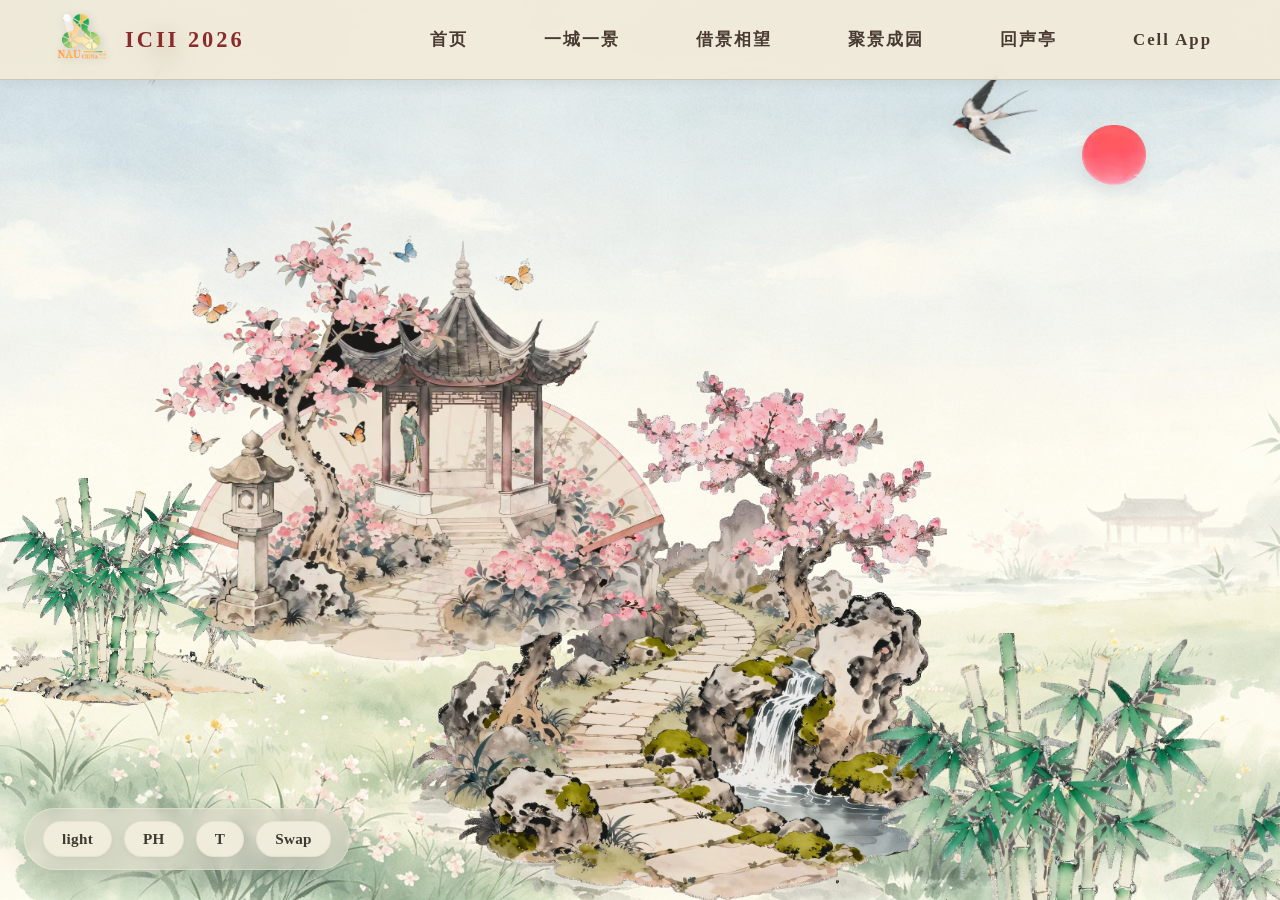
<file: cellapp.html>
<!DOCTYPE html>
<html lang="zh-CN">

<head>
    <meta charset="UTF-8" />
    <meta name="viewport" content="width=device-width, initial-scale=1.0, maximum-scale=1.0, user-scalable=yes" />
    <title>Cell App | 凝聚交互</title>
    <script src="https://cdnjs.cloudflare.com/ajax/libs/gsap/3.12.5/gsap.min.js"></script>
    <style>
        * {
            margin: 0;
            padding: 0;
            box-sizing: border-box;
        }

        body {
            width: 100%;
            height: 100vh;
            background-color: #fbfbfa;
            display: flex;
            align-items: center;
            justify-content: center;
            font-family: "Noto Serif SC", STSong, serif;
            overflow: hidden;
            position: relative;
        }

        .global-nav {
            position: fixed;
            top: 0;
            left: 0;
            width: 100vw;
            height: 80px;
            background: rgba(244, 236, 216, 0.85);
            backdrop-filter: blur(10px);
            border-bottom: 1px solid #d4c4b7;
            display: flex;
            align-items: center;
            justify-content: space-between;
            padding: 0 50px;
            box-sizing: border-box;
            z-index: 9999;
            box-shadow: 0 2px 15px rgba(0, 0, 0, 0.08);
            font-family: "Noto Serif SC", STSong, serif;
        }

        .nav-left {
            display: flex;
            align-items: center;
        }

        .logo-link {
            display: flex;
            align-items: center;
            text-decoration: none;
            gap: 15px;
            transition: transform 0.3s ease;
        }

        .logo-link:hover {
            transform: scale(1.02);
        }

        .nav-logo {
            height: 60px;
            width: auto;
            object-fit: contain;
            border-radius: 4px;
            filter: drop-shadow(2px 2px 4px rgba(0, 0, 0, 0.15));
        }

        .nav-brand {
            font-size: 1.4rem;
            font-weight: bold;
            color: #8b2b2b;
            letter-spacing: 3px;
        }

        .nav-right {
            display: flex;
            gap: 40px;
            align-items: center;
        }

        .nav-item {
            text-decoration: none;
            color: #4a3b32;
            font-size: 1.05rem;
            font-weight: bold;
            letter-spacing: 2px;
            transition: all 0.4s cubic-bezier(0.25, 0.8, 0.25, 1);
            position: relative;
            padding: 8px 18px;
            border-radius: 6px;
            overflow: hidden;
        }

        .nav-item:hover {
            color: #f9f6ef;
            background-color: #a84b4b;
            transform: scale(1.05);
        }

        .nav-petal {
            position: absolute;
            width: 6px;
            height: 6px;
            background: #ffcce5;
            border-radius: 10px 0 10px 0;
            pointer-events: none;
            z-index: 10;
        }

        .img {
            position: relative;
            width: 100vw;
            height: 100vh;
            max-width: 100%;
            max-height: 100%;
            overflow: hidden;
            transition: transform 0.8s cubic-bezier(0.34, 1.56, 0.64, 1), opacity 1.2s ease;
            transform-origin: center center;
            will-change: transform;
        }

        .img img {
            position: absolute;
            display: block;
            object-fit: contain;
            max-width: 100%;
            max-height: 100%;
            transition: filter 0.3s ease, transform 0.2s ease;
            pointer-events: none;
        }

        .img.hidden {
            opacity: 0;
            pointer-events: none;
        }

        .img.zoom-in {
            transform: scale(1.18) translateY(-3%);
        }

        .img.zoom-in .bg {
            filter: blur(5px) brightness(0.6) !important;
            transform: scale(1.3) !important;
            transition: filter 0.8s ease, transform 0.8s ease;
        }

        .img.zoom-in .ren,
        .img.zoom-in .hongri,
        .img.zoom-in .yanzi,
        .img.zoom-in .xiaoyanzi {
            filter: brightness(1.15) contrast(1.08) drop-shadow(0 8px 30px rgba(0, 0, 0, 0.2)) !important;
            transition: filter 0.8s ease;
        }

        .img.zoom-in .zhu,
        .img.zoom-in .zhuzi,
        .img.zoom-in .lu,
        .img.zoom-in .tingzi {
            filter: brightness(0.8) contrast(1.1) !important;
            transition: filter 0.8s ease;
        }

        .tingzi {
            width: 40%;
            left: 12%;
            bottom: 22%;
            z-index: 4;
            opacity: 0.9;
        }

        .zhu {
            width: 50%;
            right: -10%;
            bottom: -40%;
            z-index: 3;
        }

        .zhuzi {
            width: 30%;
            left: -5%;
            bottom: 5%;
            z-index: 2;
        }

        .lu {
            width: 42%;
            left: 32%;
            bottom: 0%;
            z-index: 1;
        }

        .yanzi {
            width: 7%;
            right: 18%;
            top: 8%;
            z-index: 6;
            opacity: 1;
            transform: rotate(4deg);
            filter: drop-shadow(0 6px 10px rgba(0, 0, 0, 0.08));
        }

        .xiaoyanzi {
            width: 5%;
            left: 10%;
            top: 5%;
            z-index: 5;
            opacity: 0.8;
            transform: rotate(-6deg);
            filter: drop-shadow(0 4px 8px rgba(0, 0, 0, 0.06));
        }

        .ren {
            width: 5%;
            left: 30%;
            top: 44%;
            z-index: 5;
            opacity: 1;
            filter: drop-shadow(0 4px 8px rgba(0, 0, 0, 0.06));
        }

        .hongri {
            width: 5%;
            right: 10%;
            top: 14%;
            z-index: 1;
            opacity: 1;
            display: block;
            filter: drop-shadow(0 4px 8px rgba(0, 0, 0, 0.06));
        }

        .button-group {
            position: fixed;
            left: 24px;
            bottom: 30px;
            z-index: 999;
            display: flex;
            gap: 12px;
            flex-wrap: wrap;
            background: rgba(220, 215, 200, 0.55);
            backdrop-filter: blur(6px);
            -webkit-backdrop-filter: blur(6px);
            padding: 12px 18px;
            border-radius: 60px;
            box-shadow: 0 8px 24px rgba(0, 0, 0, 0.12);
            border: 1px solid rgba(255, 247, 230, 0.3);
            transition: background 0.2s;
        }

        .button-group button {
            background: rgba(245, 240, 225, 0.85);
            border: none;
            padding: 8px 18px;
            border-radius: 40px;
            font-size: 0.95rem;
            font-weight: bold;
            color: #3d3a30;
            letter-spacing: 0.3px;
            cursor: pointer;
            backdrop-filter: blur(2px);
            box-shadow: 0 2px 6px rgba(0, 0, 0, 0.04);
            transition: all 0.2s ease;
            border: 1px solid rgba(200, 185, 160, 0.2);
            font-family: "Noto Serif SC", STSong, serif;
        }

        .button-group button:hover {
            background: rgba(250, 245, 235, 0.95);
            transform: translateY(-2px);
            box-shadow: 0 6px 14px rgba(0, 0, 0, 0.08);
            border-color: rgba(180, 160, 130, 0.4);
        }

        .button-group button:active {
            transform: translateY(0px);
            box-shadow: 0 2px 4px rgba(0, 0, 0, 0.06);
        }

        body.dark {
            filter: brightness(0.45) contrast(1.15);
        }

        body.dark .button-group {
            filter: brightness(1.3) contrast(1.2);
        }

        .light-popup {
            position: fixed;
            top: 50%;
            left: 50%;
            transform: translate(-50%, -50%);
            z-index: 9999;
            background: rgba(255, 255, 255, 0.15);
            backdrop-filter: blur(12px);
            -webkit-backdrop-filter: blur(12px);
            border: 1px solid rgba(255, 255, 255, 0.25);
            border-radius: 20px;
            padding: 40px 60px;
            opacity: 0;
            pointer-events: none;
            transition: opacity 0.6s ease, transform 0.6s ease;
            box-shadow: 0 20px 60px rgba(0, 0, 0, 0.2);
        }

        .light-popup.show {
            opacity: 1;
            pointer-events: auto;
            transform: translate(-50%, -50%) scale(1);
            animation: popupGlow 3s ease-in-out infinite;
        }

        .light-popup.hide {
            opacity: 0;
            transform: translate(-50%, -50%) scale(0.9);
        }

        .light-popup .popup-text {
            font-size: 2.5rem;
            font-weight: bold;
            color: rgba(255, 255, 255, 0.9);
            text-shadow: 0 2px 20px rgba(0, 0, 0, 0.3);
            letter-spacing: 8px;
            text-align: center;
            font-family: "Noto Serif SC", STSong, serif;
        }

        .light-popup .popup-sub {
            font-size: 0.9rem;
            color: rgba(255, 255, 255, 0.5);
            text-align: center;
            margin-top: 12px;
            letter-spacing: 4px;
            font-weight: 300;
        }

        @keyframes popupGlow {
            0% {
                box-shadow: 0 20px 60px rgba(255, 255, 255, 0.05);
            }

            50% {
                box-shadow: 0 20px 80px rgba(255, 255, 255, 0.15);
            }

            100% {
                box-shadow: 0 20px 60px rgba(255, 255, 255, 0.05);
            }
        }

        .dialog-box {
            position: fixed;
            z-index: 1000;
            background: rgba(255, 255, 255, 0.92);
            backdrop-filter: blur(10px);
            -webkit-backdrop-filter: blur(10px);
            border-radius: 16px;
            padding: 18px 24px;
            max-width: 280px;
            box-shadow: 0 8px 32px rgba(0, 0, 0, 0.15);
            border: 1px solid rgba(255, 255, 255, 0.3);
            opacity: 0;
            transform: scale(0.8) translateY(10px);
            transition: opacity 0.5s ease, transform 0.5s ease;
            pointer-events: none;
        }

        .dialog-box.show {
            opacity: 1;
            transform: scale(1) translateY(0);
            pointer-events: auto;
        }

        .dialog-box .dialog-text {
            font-size: 15px;
            line-height: 1.6;
            color: #2c2c2c;
            font-weight: bold;
            letter-spacing: 0.5px;
            font-family: "Noto Serif SC", STSong, serif;
        }

        .dialog-box .dialog-text .highlight {
            color: #c0392b;
            font-weight: bold;
        }

        .dialog-box::after {
            content: '';
            position: absolute;
            bottom: -10px;
            left: 30px;
            width: 0;
            height: 0;
            border-left: 8px solid transparent;
            border-right: 8px solid transparent;
            border-top: 12px solid rgba(255, 255, 255, 0.92);
        }

        #dialogBox2 .dialog-text .highlight {
            color: #2980b9;
        }

        .img2 {
            position: fixed;
            top: 0;
            left: 0;
            width: 100vw;
            height: 100vh;
            z-index: 10;
            opacity: 0;
            pointer-events: none;
            transition: opacity 1.2s ease;
        }

        .img2.active {
            opacity: 1;
            pointer-events: auto;
        }

        .img2 img {
            position: absolute;
            display: block;
            object-fit: contain;
            max-width: 100%;
            max-height: 100%;
            pointer-events: none;
        }

        .img2 .xuedi {
            width: 100%;
            height: 100%;
            object-fit: cover;
            z-index: 0;
        }

        .img2 .ren2 {
            width: 20%;
            right: 30%;
            top: 44%;
            z-index: 5;
            opacity: 1;
            filter: drop-shadow(0 4px 8px rgba(0, 0, 0, 0.06));
        }

        .img2 .tstingzi {
            width: 40%;
            left: 12%;
            bottom: 22%;
            z-index: 4;
            opacity: 0.9;
            transform-origin: bottom center !important;
            animation: tstingziSway 3s ease-in-out infinite;
        }

        @keyframes tstingziSway {
            0% {
                transform: rotate(-1deg);
            }

            50% {
                transform: rotate(1deg);
            }

            100% {
                transform: rotate(-1deg);
            }
        }
    </style>
</head>

<body>
    <nav class="global-nav">
        <div class="nav-left">
            <a href="index.html" class="logo-link">
                <img src="images/纵向-亮色背景.png" alt="Team Logo" class="nav-logo">
                <span class="nav-brand">ICII 2026</span>
            </a>
        </div>
        <div class="nav-right">
            <a href="index.html" class="nav-item">首页</a>
            <a href="garden-atlas.html" class="nav-item">一城一景</a>
            <a href="framed-views.html" class="nav-item">借景相望</a>
            <a href="condensation-workshop.html" class="nav-item">聚景成园</a>
            <a href="echo-pavilion.html" class="nav-item">回声亭</a>
            <a href="cellapp.html" class="nav-item">Cell App</a>
        </div>
    </nav>

    <div class="img" id="mainScene">
        <img src="images/bg2.png" alt="背景" class="bg" style="width:100%; height:100%; object-fit:cover; z-index:0;" />
        <img src="images/亭子.png" alt="亭台" class="tingzi" />
        <img src="images/竹.png" alt="修竹" class="zhu" />
        <img src="images/竹.png" alt="丛竹" class="zhuzi" />
        <img src="images/路.png" alt="小径" class="lu" />
        <img src="images/燕子.png" alt="飞燕" class="yanzi" />
        <img src="images/小燕子.png" alt="小燕子" class="xiaoyanzi" />
        <img src="images/人.png" alt="人" class="ren" />
        <img src="images/红日.png" alt="红日" class="hongri" />
    </div>

    <div class="button-group">
        <button class="button1">light</button>
        <button class="button2">PH</button>
        <button class="button3">T</button>
        <button class="button4">Swap</button>
    </div>

    <div class="light-popup" id="lightPopup">
        <div class="popup-text">光控可逆凝聚</div>
        <div class="popup-sub">光 控 可 逆 凝 聚</div>
    </div>
    <div class="dialog-box" id="dialogBox">
        <div class="dialog-text">页面景观发生动态变化，<span class="highlight">解释温度响应</span></div>
    </div>

    <div class="img2" id="scene2">
        <img src="images/雪地.jpg" alt="" class="xuedi" />
        <img src="images/人.png" alt="" class="ren2" />
        <img src="images/桃树.png" alt="" class="tstingzi" />
    </div>
    <div class="dialog-box" id="dialogBox2">
        <div class="dialog-text">雪景中的<span class="highlight">温度响应</span></div>
    </div>

    <script>
        const globalNavItems = gsap.utils.toArray('.nav-item');
        function createGlobalNavPetal(parent) {
            const petal = document.createElement('div');
            petal.classList.add('nav-petal');
            parent.appendChild(petal);
            const startX = Math.random() * parent.offsetWidth;
            const startY = -10;
            gsap.set(petal, { x: startX, y: startY, rotation: Math.random() * 360, scale: Math.random() * 0.5 + 0.5 });
            gsap.to(petal, {
                y: parent.offsetHeight + 10, x: startX + (Math.random() * 20 - 10),
                rotation: "+=" + (Math.random() * 200 - 100), opacity: 0,
                duration: 0.5 + Math.random() * 0.4, ease: "power1.in",
                onComplete: () => petal.remove()
            });
        }
        globalNavItems.forEach(item => {
            item.addEventListener('mouseenter', () => {
                for (let j = 0; j < 6; j++) { setTimeout(() => { createGlobalNavPetal(item); }, j * 60); }
            });
        });

        document.addEventListener('DOMContentLoaded', function () {
            const mainScene = document.getElementById('mainScene');
            const hongri = document.querySelector('.hongri');
            const yanzi = document.querySelector('.yanzi');
            const bodyEl = document.body;

            function initPos(el) {
                if (!el) return { l: 0, t: 0 };
                const r = el.getBoundingClientRect(); const pr = mainScene.getBoundingClientRect();
                const l = ((r.left - pr.left) / pr.width) * 100; const t = ((r.top - pr.top) / pr.height) * 100;
                el.style.left = l + '%'; el.style.top = t + '%'; el.style.right = 'auto';
                return { l, t };
            }
            const hp = initPos(hongri), yp = initPos(yanzi);
            let hpP = 0, ypP = 0;
            gsap.ticker.add(() => {
                hpP += 0.00015;
                if (hpP > 1) { hpP = 0; gsap.set(hongri, { left: hp.l + '%', top: hp.t + '%' }); hpP = 0.0001; }
                gsap.set(hongri, { left: (hp.l - hpP * 90) + '%', top: (hp.t - Math.sin(hpP * Math.PI) * 8) + '%' });
                ypP += 0.00025;
                if (ypP > 1) { ypP = 0; gsap.set(yanzi, { left: yp.l + '%', top: yp.t + '%' }); ypP = 0.001; }
                gsap.set(yanzi, { left: (yp.l - ypP * 80) + '%' });
            });

            const zhu = document.querySelector('.zhu'), zhuzi = document.querySelector('.zhuzi');
            [zhu, zhuzi].forEach(el => { if (el) { el.style.transformOrigin = 'bottom center'; gsap.to(el, { rotation: el === zhu ? 3 : 2.5, duration: el === zhu ? 3 : 2, ease: "sine.inOut", yoyo: !0, repeat: -1 }); } });

            const xiaoyanzi = document.querySelector('.xiaoyanzi');
            if (xiaoyanzi) {
                xiaoyanzi.style.transformOrigin = 'center center';
                gsap.to(xiaoyanzi, { y: -20, duration: 1.5, ease: "sine.inOut", yoyo: !0, repeat: -1 });
                gsap.to(xiaoyanzi, { rotation: 3, duration: 3, ease: "sine.inOut", yoyo: !0, repeat: -1 });
                gsap.to(xiaoyanzi, { scaleX: 0.5, duration: 0.8, ease: "sine.inOut", yoyo: !0, repeat: -1 });
            }

            const lightBtn = document.querySelector('.button1'), popup = document.getElementById('lightPopup');
            let popupTimer = null;
            lightBtn && popup && lightBtn.addEventListener('click', function () {
                bodyEl.classList.toggle('dark');
                if (hongri.style.display === 'none') { hongri.style.display = 'block'; hongri.style.opacity = '1'; } else { gsap.to(hongri, { opacity: 0, duration: .3, onComplete: () => { hongri.style.display = 'none'; } }); }
                popup.classList.remove('hide'); popup.classList.add('show');
                clearTimeout(popupTimer);
                popupTimer = setTimeout(() => { popup.classList.remove('show'); popup.classList.add('hide'); setTimeout(() => popup.classList.remove('hide'), 600); }, 2000);
            });

            const phBtn = document.querySelector('.button2'), ren = document.querySelector('.ren'), dBox = document.getElementById('dialogBox'), dText = dBox ? dBox.querySelector('.dialog-text') : null;
            let isZoomed = false, isAtTarget = false, dTimer = null, typeTimer = null;
            function zoomIn(cb) { if (isZoomed) return cb && cb(); gsap.to(mainScene, { scale: 1.15, duration: 1, ease: "power2.inOut", transformOrigin: "center center", onComplete: () => { isZoomed = !0; cb && cb(); } }); }
            function zoomOut(cb) { if (!isZoomed) return cb && cb(); gsap.to(mainScene, { scale: 1, duration: .8, ease: "power2.inOut", transformOrigin: "center center", onComplete: () => { isZoomed = !1; cb && cb(); } }); }

            function typeWriter(text, cb) {
                dText.innerHTML = ''; dBox.classList.add('show'); let idx = 0, chars = text.split('');
                function nxt() {
                    if (idx < chars.length) {
                        if (chars[idx] === '<') { let tag = ''; while (idx < chars.length && chars[idx] !== '>') { tag += chars[idx]; idx++; } tag += chars[idx]; idx++; dText.innerHTML += tag; typeTimer = setTimeout(nxt, 30); } else { dText.innerHTML += chars[idx]; idx++; typeTimer = setTimeout(nxt, 30 + Math.random() * 20); }
                    } else cb && cb();
                } nxt();
            }
            function updateDBoxPos() {
                const r = ren.getBoundingClientRect(); let l = r.left + r.width + 20, t = r.top - 20;
                if (l + 320 > window.innerWidth) l = r.left - 320 - 20; if (t + 100 > window.innerHeight) t = r.top - 100 + 40;
                if (t < 10) t = 10; if (l < 10) l = 10; dBox.style.left = l + 'px'; dBox.style.top = t + 'px';
            }
            phBtn && ren && dBox && dText && phBtn.addEventListener('click', function () {
                clearTimeout(dTimer); clearTimeout(typeTimer); dBox.classList.remove('show'); dText.innerHTML = '';
                if (isZoomed) zoomOut();
                const r = ren.getBoundingClientRect(), pr = mainScene.getBoundingClientRect();
                const cx = ((r.left - pr.left) / pr.width) * 100, cy = ((r.top - pr.top) / pr.height) * 100;
                const pts = [{ x: cx, y: cy }, { x: cx - 1, y: cy + 3 }, { x: cx - 2, y: cy + 5 }, { x: cx, y: cy + 6 }, { x: cx + 6, y: cy + 8 }];
                ren.style.transformOrigin = 'center center';
                const tl = gsap.timeline({
                    onComplete: () => {
                        isAtTarget = !isAtTarget;
                        setTimeout(() => { zoomIn(() => { setTimeout(() => { updateDBoxPos(); typeWriter('页面景观发生动态变化，<span class="highlight">解释温度响应</span>', () => { dTimer = setTimeout(() => { dBox.classList.remove('show'); setTimeout(zoomOut, 300); dTimer = null; }, 5000); }); }, 200); }); }, 300);
                    }
                });
                tl.to(ren, { duration: 2, ease: "power2.inOut", keyframes: [{ left: pts[0].x + '%', top: pts[0].y + '%', scale: 1, duration: 0 }, { left: pts[1].x + '%', top: pts[1].y + '%', scale: 1.3, duration: .5 }, { left: pts[2].x + '%', top: pts[2].y + '%', scale: 1.6, duration: .5 }, { left: pts[3].x + '%', top: pts[3].y + '%', scale: 1.9, duration: .5 }, { left: pts[4].x + '%', top: pts[4].y + '%', scale: 2.2, duration: .5 }] });
                tl.to(ren, { rotation: 4, duration: .3, ease: "sine.inOut", yoyo: !0, repeat: 4 }, 0);
            });

            const tBtn = document.querySelector('.button3'), scene2 = document.getElementById('scene2'), dBox2 = document.getElementById('dialogBox2'), dText2 = dBox2 ? dBox2.querySelector('.dialog-text') : null;
            let isSceneSwitched = !1, tstingziAnim = null, dTimer2 = null, typeTimer2 = null;
            function typeWriter2(text, cb) {
                if (!dText2) return; dText2.innerHTML = ''; dBox2.classList.add('show'); let idx = 0, chars = text.split('');
                function nxt() {
                    if (idx < chars.length) {
                        if (chars[idx] === '<') { let tag = ''; while (idx < chars.length && chars[idx] !== '>') { tag += chars[idx]; idx++; } tag += chars[idx]; idx++; dText2.innerHTML += tag; typeTimer2 = setTimeout(nxt, 30); } else { dText2.innerHTML += chars[idx]; idx++; typeTimer2 = setTimeout(nxt, 30 + Math.random() * 20); }
                    } else cb && cb();
                } nxt();
            }
            function updateDBox2Pos() {
                const r2 = document.querySelector('.ren2'); if (!r2) return;
                const r = r2.getBoundingClientRect(); let l = r.left + r.width + 20, t = r.top - 20;
                if (l + 320 > window.innerWidth) l = r.left - 320 - 20; if (t + 100 > window.innerHeight) t = r.top - 100 + 40;
                if (t < 10) t = 10; if (l < 10) l = 10; dBox2.style.left = l + 'px'; dBox2.style.top = t + 'px';
            }
            tBtn && tBtn.addEventListener('click', function () {
                if (!isSceneSwitched) {
                    dBox.classList.remove('show'); mainScene.classList.add('hidden');
                    setTimeout(() => {
                        scene2.classList.add('active'); const ts = document.querySelector('.tstingzi');
                        if (ts) { ts.style.transformOrigin = 'bottom center'; if (tstingziAnim) tstingziAnim.kill(); tstingziAnim = gsap.to(ts, { rotation: 2.5, duration: 3, ease: "sine.inOut", yoyo: !0, repeat: -1 }); }
                        setTimeout(() => { updateDBox2Pos(); typeWriter2('雪景中的<span class="highlight">温度响应</span>', () => { dTimer2 = setTimeout(() => { dBox2.classList.remove('show'); dTimer2 = null; }, 5000); }); }, 500);
                    }, 200); isSceneSwitched = !0;
                } else {
                    dBox2.classList.remove('show'); clearTimeout(typeTimer2); clearTimeout(dTimer2); scene2.classList.remove('active');
                    if (tstingziAnim) { tstingziAnim.kill(); tstingziAnim = null; gsap.set(document.querySelector('.tstingzi'), { rotation: 0 }); }
                    setTimeout(() => { mainScene.classList.remove('hidden'); }, 200); isSceneSwitched = !1;
                }
            });

            const swapBtn = document.querySelector('.button4');
            let isSwapped = !1, isAnimating = !1, swapDialogTimer = null;
            const centerDialog = document.createElement('div'); centerDialog.id = 'centerDialog';
            Object.assign(centerDialog.style, { position: 'fixed', top: '50%', left: '50%', transform: 'translate(-50%,-50%) scale(0.8)', zIndex: '10000', background: 'rgba(255,255,255,0.92)', backdropFilter: 'blur(12px)', borderRadius: '10px', padding: '30px 50px', boxShadow: '0 20px 60px rgba(0,0,0,0.2)', border: '1px solid rgba(255,255,255,0.3)', opacity: '0', pointerEvents: 'none', transition: 'all 0.6s cubic-bezier(0.34, 1.56, 0.64, 1)', maxWidth: '400px', textAlign: 'center' });
            centerDialog.innerHTML = `<div style="font-size:16px;font-weight:300;color:#2c2c2c;letter-spacing:2px;margin-bottom:8px;">道路已更换</div><div style="font-size:10px;color:#888;letter-spacing:1px;font-weight:300;">景观发生动态变化</div>`;
            document.body.appendChild(centerDialog);
            function showCenterDialog() {
                clearTimeout(swapDialogTimer); centerDialog.style.opacity = '1'; centerDialog.style.transform = 'translate(-50%,-50%) scale(1)'; centerDialog.style.pointerEvents = 'auto';
                swapDialogTimer = setTimeout(() => { centerDialog.style.opacity = '0'; centerDialog.style.transform = 'translate(-50%,-50%) scale(0.8)'; centerDialog.style.pointerEvents = 'none'; swapDialogTimer = null; }, 2500);
            }
            swapBtn && swapBtn.addEventListener('click', function () {
                if (isAnimating) return; isAnimating = !0; const lu = document.querySelector('.lu'); if (!lu) { isAnimating = !1; return; }
                const newSrc = !isSwapped ? 'images/路2.png' : 'images/路.png'; const clone = lu.cloneNode(!0); clone.src = newSrc;
                clone.style.cssText = `position:absolute; top:${lu.style.top || '25%'}; left:${lu.style.left || '35%'}; width:${lu.style.width || '40%'}; height:auto; opacity:1; z-index:${lu.style.zIndex || '1'}; pointer-events:none;`;
                lu.parentElement.insertBefore(clone, lu);
                const tl = gsap.timeline({ onComplete: () => { lu.remove(); clone.className = lu.className; clone.style.clipPath = 'none'; clone.style.position = 'absolute'; clone.style.pointerEvents = 'none'; isSwapped = !isSwapped; isAnimating = !1; setTimeout(showCenterDialog, 300); } });
                tl.to(lu, { clipPath: 'inset(0 100% 0 0)', duration: .8, ease: "power2.inOut" });
            });

            window.addEventListener('resize', () => { if (dBox && dBox.classList.contains('show')) updateDBoxPos(); });
        });
    </script>
</body>

</html>
</file>
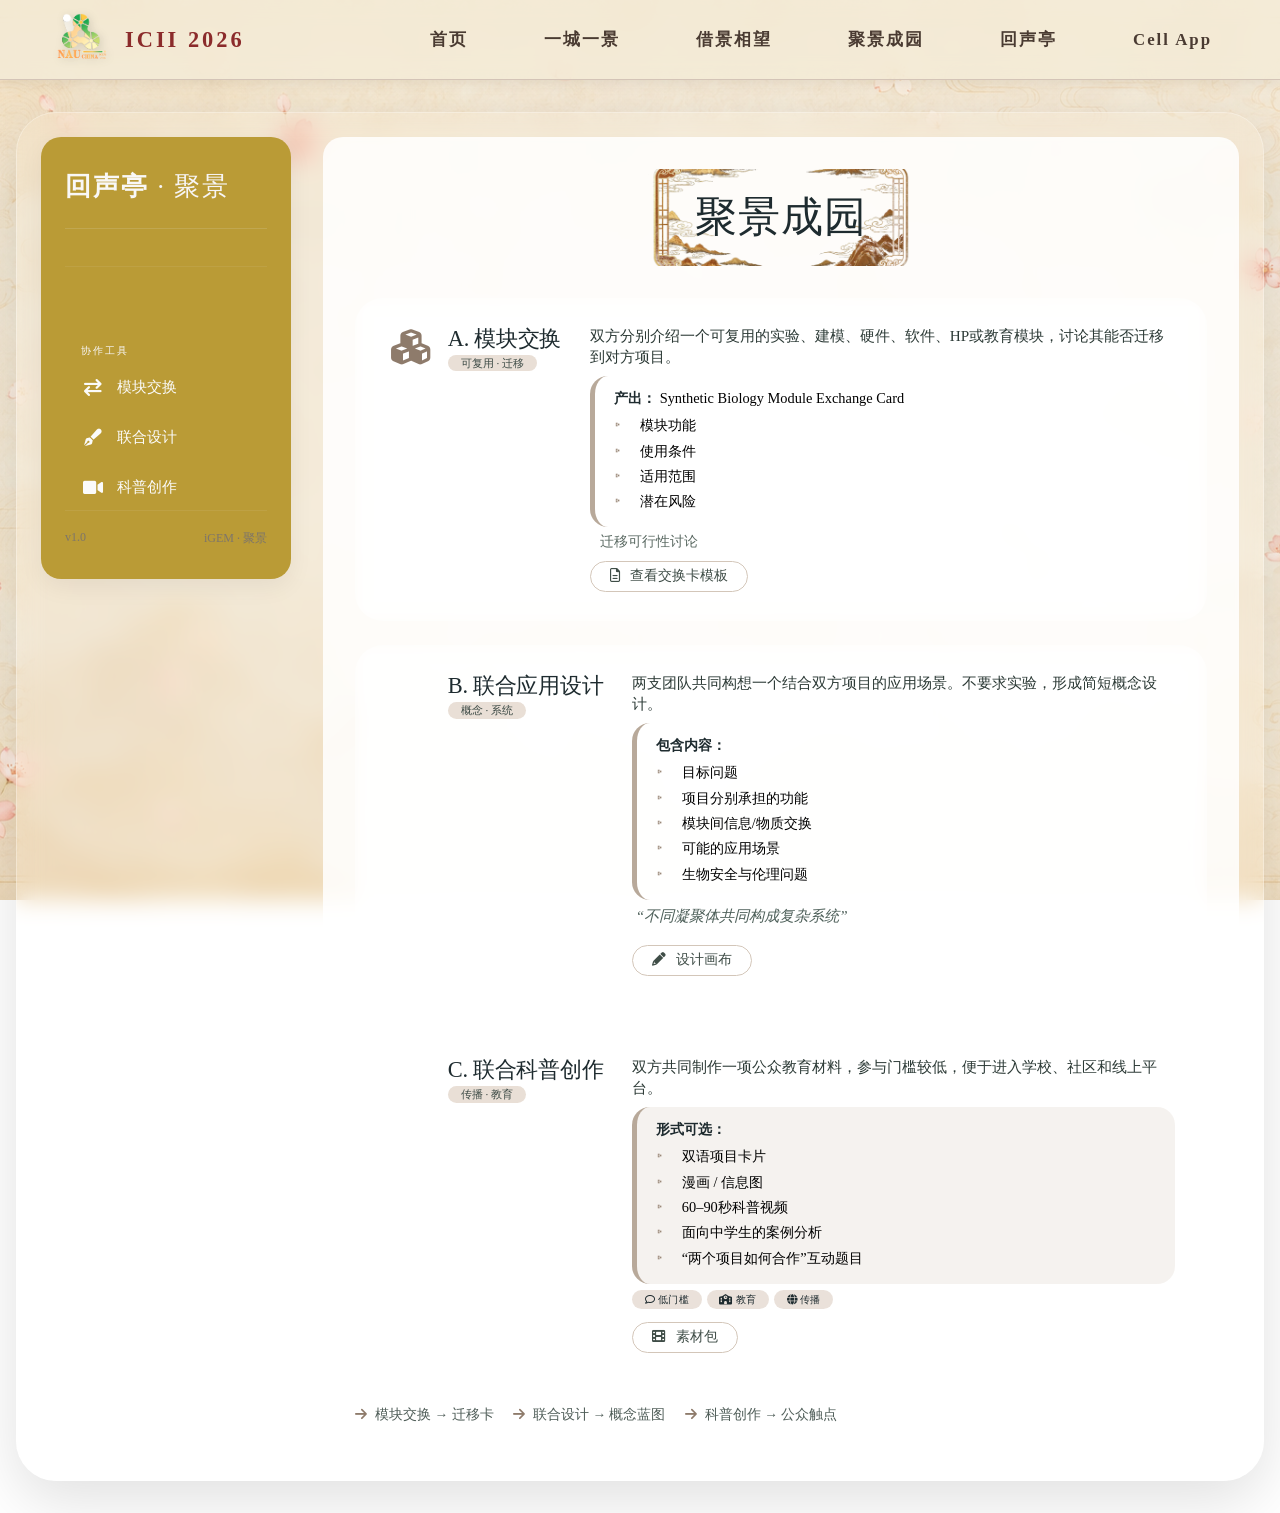
<file: condensation-workshop.html>
<!DOCTYPE html>
<html lang="zh-CN">

<head>
    <meta charset="UTF-8" />
    <meta name="viewport" content="width=device-width, initial-scale=1.0" />
    <title>聚景成园 | Condensation Workshop</title>
    <link rel="stylesheet" href="https://cdnjs.cloudflare.com/ajax/libs/font-awesome/6.0.0-beta3/css/all.min.css" />
    <script src="https://cdnjs.cloudflare.com/ajax/libs/gsap/3.12.2/gsap.min.js"></script>
    <style>
        :root {
            --color-bg: #1e2b2f;
            --color-text: #1e2b2f;
            --color-text-light: #4f5d58;
            --color-text-muted: #5b6a63;
            --color-accent: #b8a99a;
            --color-accent-light: #d3c6b9;
            --color-accent-bg: #e9dfd6;
            --color-sidebar: #ba9b36;
            --color-sidebar-text: #f7f5f4;
            --color-sidebar-text-muted: #7d756b;
            --color-card-bg: rgba(255, 255, 255, 0.85);
            --color-glass: rgba(255, 255, 255, 0.3);
            --color-glass-light: rgba(255, 255, 255, 0.5);
            --color-shadow: rgba(0, 0, 0, 0.12);
            --color-shadow-light: rgba(0, 0, 0, 0.06);
            --spacing-xs: 0.25rem;
            --spacing-sm: 0.5rem;
            --spacing-md: 1rem;
            --spacing-lg: 1.5rem;
            --spacing-xl: 2rem;
            --spacing-2xl: 3rem;
            --radius-sm: 8px;
            --radius-md: 20px;
            --radius-lg: 28px;
            --radius-xl: 40px;
            --radius-full: 40px;
            --font-family: "Noto Serif SC", STSong, serif;
            --font-weight-light: 300;
            --font-weight-regular: 450;
            --font-weight-medium: 500;
            --font-weight-semibold: 600;
            --transition-fast: 0.2s;
            --transition-smooth: 0.25s;
            --blur-sm: 4px;
            --blur-md: 8px;
            --blur-lg: 12px;
        }

        * {
            margin: 0;
            padding: 0;
            box-sizing: border-box;
        }

        html {
            scroll-behavior: smooth;
        }

        body {
            min-height: 100vh;
            background: url(images/bg3.png) no-repeat center center fixed;
            background-size: cover;
            font-family: var(--font-family);
            padding: calc(80px + var(--spacing-xl)) var(--spacing-md) var(--spacing-xl);
            display: flex;
            justify-content: center;
            align-items: flex-start;
            overflow-x: hidden;
        }

        .global-nav {
            position: fixed;
            top: 0;
            left: 0;
            width: 100vw;
            height: 80px;
            background: rgba(244, 236, 216, 0.85);
            backdrop-filter: blur(10px);
            border-bottom: 1px solid #d4c4b7;
            display: flex;
            align-items: center;
            justify-content: space-between;
            padding: 0 50px;
            box-sizing: border-box;
            z-index: 9999;
            box-shadow: 0 2px 15px rgba(0, 0, 0, 0.08);
            font-family: "Noto Serif SC", STSong, serif;
        }

        .nav-left {
            display: flex;
            align-items: center;
        }

        .logo-link {
            display: flex;
            align-items: center;
            text-decoration: none;
            gap: 15px;
            transition: transform 0.3s ease;
        }

        .logo-link:hover {
            transform: scale(1.02);
        }

        .nav-logo {
            height: 60px;
            width: auto;
            object-fit: contain;
            border-radius: 4px;
            filter: drop-shadow(2px 2px 4px rgba(0, 0, 0, 0.15));
        }

        .nav-brand {
            font-size: 1.4rem;
            font-weight: bold;
            color: #8b2b2b;
            letter-spacing: 3px;
        }

        .nav-right {
            display: flex;
            gap: 40px;
            align-items: center;
        }

        .nav-item {
            text-decoration: none;
            color: #4a3b32;
            font-size: 1.05rem;
            font-weight: bold;
            letter-spacing: 2px;
            transition: all 0.4s cubic-bezier(0.25, 0.8, 0.25, 1);
            position: relative;
            padding: 8px 18px;
            border-radius: 6px;
            overflow: hidden;
        }

        .nav-item:hover {
            color: #f9f6ef;
            background-color: #a84b4b;
            transform: scale(1.05);
        }

        .nav-petal {
            position: absolute;
            width: 6px;
            height: 6px;
            background: #ffcce5;
            border-radius: 10px 0 10px 0;
            pointer-events: none;
            z-index: 10;
        }

        .app-wrapper {
            display: flex;
            gap: var(--spacing-xl);
            max-width: 1280px;
            width: 100%;
            backdrop-filter: blur(var(--blur-lg));
            -webkit-backdrop-filter: blur(var(--blur-lg));
            border-radius: var(--radius-xl);
            padding: var(--spacing-lg);
            box-shadow: 0 20px 60px var(--color-shadow);
            border: 1px solid var(--color-glass);
        }

        .sidebar {
            width: 250px;
            background: var(--color-sidebar);
            color: var(--color-sidebar-text);
            padding: var(--spacing-xl) var(--spacing-lg);
            display: flex;
            flex-direction: column;
            flex-shrink: 0;
            height: fit-content;
            position: sticky;
            top: calc(80px + var(--spacing-lg));
            box-shadow: 0 8px 24px var(--color-shadow-light);
            border-radius: var(--radius-md);
        }

        .sidebar-brand {
            font-size: 1.6rem;
            font-weight: var(--font-weight-light);
            letter-spacing: 2px;
            padding-bottom: var(--spacing-lg);
            border-bottom: 1px solid rgba(236, 231, 225, 0.15);
            margin-bottom: var(--spacing-lg);
        }

        .sidebar-brand span {
            font-weight: var(--font-weight-semibold);
            color: #f9f8f7;
        }

        .sidebar-nav {
            display: flex;
            flex-direction: column;
            gap: 0.4rem;
            flex: 1;
        }

        .sidebar-nav .menu-item {
            display: flex;
            align-items: center;
            gap: 0.8rem;
            padding: 0.65rem 1rem;
            border-radius: var(--radius-full);
            color: #fbfbfa;
            text-decoration: none;
            font-weight: var(--font-weight-regular);
            transition: all var(--transition-fast);
            border: 1px solid transparent;
            cursor: pointer;
            font-size: 0.95rem;
        }

        .sidebar-nav .menu-item i {
            width: 22px;
            font-size: 1.1rem;
            text-align: center;
        }

        .sidebar-nav .menu-item.active {
            background: rgba(217, 200, 178, 0.18);
            color: #f0ebe4;
            border-color: rgba(217, 200, 178, 0.25);
            font-weight: var(--font-weight-medium);
        }

        .sidebar-nav .menu-item:not(.active):hover {
            background: rgba(255, 255, 255, 0.04);
            color: #e6ddd4;
        }

        .nav-divider {
            margin: 0.8rem 0 0.4rem 0;
            border-top: 1px solid rgba(236, 231, 225, 0.08);
        }

        .nav-label {
            font-size: 0.65rem;
            text-transform: uppercase;
            letter-spacing: 2px;
            color: #f8f7f7;
            padding: 4rem 1rem 0.1rem 1rem;
        }

        .sidebar-footer {
            margin-top: auto;
            padding-top: 1.2rem;
            font-size: 0.75rem;
            color: var(--color-sidebar-text-muted);
            border-top: 1px solid rgba(236, 231, 225, 0.08);
            display: flex;
            justify-content: space-between;
        }

        .main-content {
            flex: 1;
            min-width: 0;
            background: var(--color-card-bg);
            padding: var(--spacing-xl);
            border-radius: var(--radius-md);
        }

        .section {
            scroll-margin-top: calc(80px + var(--spacing-md));
        }

        .page-header {
            margin-bottom: var(--spacing-xl);
        }

        .page-header h1 {
            font-size: 2.6rem;
            font-weight: var(--font-weight-light);
            letter-spacing: 1px;
            color: var(--color-text);
            display: flex;
            justify-content: center;
            align-items: center;
            gap: 0.75rem;
            flex-wrap: wrap;
        }

        .title-bg {
            display: inline-block;
            background: url(images/边框.png) no-repeat center center;
            background-size: cover;
            padding: 1.2rem 3rem;
            border-radius: var(--radius-sm);
            line-height: 1.4;
            font-size: inherit;
            min-width: 200px;
            text-align: center;
        }

        .task-stack {
            display: flex;
            flex-direction: column;
            gap: var(--spacing-lg);
            margin-top: 1.2rem;
        }

        .task-card {
            backdrop-filter: blur(var(--blur-md));
            -webkit-backdrop-filter: blur(var(--blur-md));
            border-radius: var(--radius-lg);
            padding: 1.8rem var(--spacing-xl);
            transition: all var(--transition-smooth);
            display: flex;
            flex-wrap: wrap;
            align-items: flex-start;
            gap: 1.2rem 1.8rem;
            scroll-margin-top: calc(80px + var(--spacing-md));
        }

        .task-meta {
            display: flex;
            align-items: center;
            gap: 0.8rem;
            min-width: 170px;
            flex: 0 0 auto;
        }

        .task-icon {
            font-size: 2.2rem;
            color: #8e7b6b;
            width: 3rem;
            text-align: center;
        }

        .task-title-group {
            display: flex;
            flex-direction: column;
        }

        .task-title-group h2 {
            font-size: 1.4rem;
            font-weight: var(--font-weight-medium);
            letter-spacing: -0.3px;
            color: var(--color-text);
            line-height: 1.2;
        }

        .task-badge {
            font-size: 0.7rem;
            background: var(--color-accent-bg);
            padding: 0.05rem 0.8rem;
            border-radius: var(--radius-full);
            color: #3c4a45;
            display: inline-block;
            margin-top: 0.1rem;
            align-self: flex-start;
        }

        .task-details {
            flex: 1;
            min-width: 230px;
        }

        .task-details p {
            color: #2c3a36;
            font-size: 0.95rem;
            margin-bottom: var(--spacing-sm);
        }

        .highlight-box {
            backdrop-filter: blur(var(--blur-sm));
            border-radius: 18px;
            padding: 0.8rem 1.2rem;
            margin: var(--spacing-sm) 0 0.3rem;
            font-size: 0.9rem;
            border-left: 5px solid var(--color-accent);
        }

        .highlight-box strong {
            color: var(--color-text);
        }

        .highlight-box ul {
            list-style: none;
            padding-left: 0;
            margin: 0.3rem 0 0 0;
        }

        .highlight-box ul li {
            padding: 0.2rem 0 0.2rem 1.6rem;
            position: relative;
            font-size: 0.9rem;
        }

        .highlight-box ul li::before {
            content: "▹";
            position: absolute;
            left: 0;
            color: #9a8878;
        }

        .badge-group {
            display: flex;
            flex-wrap: wrap;
            gap: 0.3rem;
            margin: 0.4rem 0 0.2rem;
        }

        .badge {
            display: inline-block;
            background: rgba(225, 213, 202, 0.7);
            color: var(--color-text);
            font-size: 0.65rem;
            padding: 0.15rem 0.8rem;
            border-radius: 30px;
            font-weight: var(--font-weight-medium);
            letter-spacing: 0.3px;
        }

        .btn-ghost {
            margin-top: 0.6rem;
            border: 1px solid var(--color-accent-light);
            background: var(--color-glass-light);
            padding: 0.35rem 1.2rem;
            border-radius: var(--radius-full);
            color: #3f4d47;
            font-weight: var(--font-weight-regular);
            display: inline-block;
            transition: var(--transition-fast);
            cursor: default;
            font-size: 0.85rem;
            backdrop-filter: blur(var(--blur-sm));
        }

        .btn-ghost i {
            margin-right: 0.4rem;
        }

        .btn-ghost:hover {
            background: #ede7e0;
            border-color: #b6a494;
        }

        .flow-row {
            margin-top: var(--spacing-lg);
            display: flex;
            gap: 1.2rem;
            flex-wrap: wrap;
            font-size: 0.85rem;
            color: var(--color-text-light);
        }

        .flow-row span i {
            color: #8e7b6b;
            margin-right: 0.3rem;
        }
    </style>
</head>

<body>
    <nav class="global-nav">
        <div class="nav-left">
            <a href="index.html" class="logo-link">
                <img src="images/纵向-亮色背景.png" alt="Team Logo" class="nav-logo">
                <span class="nav-brand">ICII 2026</span>
            </a>
        </div>
        <div class="nav-right">
            <a href="index.html" class="nav-item">首页</a>
            <a href="garden-atlas.html" class="nav-item">一城一景</a>
            <a href="framed-views.html" class="nav-item">借景相望</a>
            <a href="condensation-workshop.html" class="nav-item">聚景成园</a>
            <a href="echo-pavilion.html" class="nav-item">回声亭</a>
            <a href="cellapp.html" class="nav-item">Cell App</a>
        </div>
    </nav>

    <div class="app-wrapper">
        <nav class="sidebar" aria-label="侧边导航">
            <div class="sidebar-brand">
                <span>回声亭</span> · 聚景
            </div>
            <div class="sidebar-nav">
                <div class="nav-divider"></div>
                <div class="nav-label">协作工具</div>
                <a class="menu-item" href="#task-a">
                    <i class="fas fa-arrow-right-arrow-left"></i> 模块交换
                </a>
                <a class="menu-item" href="#task-b">
                    <i class="fas fa-pen-fancy"></i> 联合设计
                </a>
                <a class="menu-item" href="#task-c">
                    <i class="fas fa-video"></i> 科普创作
                </a>
            </div>
            <div class="sidebar-footer">
                <span>v1.0</span>
                <span>iGEM · 聚景</span>
            </div>
        </nav>

        <main class="main-content">
            <section id="section-4" class="section">
                <div class="page-header">
                    <h1><span class="title-bg">聚景成园</span></h1>
                </div>
                <div class="task-stack">
                    <div id="task-a" class="task-card">
                        <div class="task-meta">
                            <div class="task-icon"><i class="fas fa-cubes"></i></div>
                            <div class="task-title-group">
                                <h2>A. 模块交换</h2>
                                <span class="task-badge">可复用 · 迁移</span>
                            </div>
                        </div>
                        <div class="task-details">
                            <p>双方分别介绍一个可复用的实验、建模、硬件、软件、HP或教育模块，讨论其能否迁移到对方项目。</p>
                            <div class="highlight-box">
                                <strong>产出：</strong> Synthetic Biology Module Exchange Card
                                <ul>
                                    <li>模块功能</li>
                                    <li>使用条件</li>
                                    <li>适用范围</li>
                                    <li>潜在风险</li>
                                </ul>
                            </div>
                            <div style="margin-top: 0.3rem; font-size: 0.9rem; color: var(--color-text-muted);">
                                <i class="fas fa-arrows-spin" style="margin-right: 0.4rem;"></i> 迁移可行性讨论
                            </div>
                            <div class="btn-ghost"><i class="far fa-file-alt"></i> 查看交换卡模板</div>
                        </div>
                    </div>
                    <div id="task-b" class="task-card">
                        <div class="task-meta">
                            <div class="task-icon"><i class="fas fa-merge"></i></div>
                            <div class="task-title-group">
                                <h2>B. 联合应用设计</h2>
                                <span class="task-badge">概念 · 系统</span>
                            </div>
                        </div>
                        <div class="task-details">
                            <p>两支团队共同构想一个结合双方项目的应用场景。不要求实验，形成简短概念设计。</p>
                            <div class="highlight-box">
                                <strong>包含内容：</strong>
                                <ul>
                                    <li>目标问题</li>
                                    <li>项目分别承担的功能</li>
                                    <li>模块间信息/物质交换</li>
                                    <li>可能的应用场景</li>
                                    <li>生物安全与伦理问题</li>
                                </ul>
                            </div>
                            <p style="margin-top: 0.4rem; font-style: italic; color: #4d5f59;">
                                <i class="fas fa-circle-nodes"></i> “不同凝聚体共同构成复杂系统”
                            </p>
                            <div class="btn-ghost"><i class="fas fa-pencil"></i> 设计画布</div>
                        </div>
                    </div>
                    <div id="task-c" class="task-card">
                        <div class="task-meta">
                            <div class="task-icon"><i class="fas fa-people-group"></i></div>
                            <div class="task-title-group">
                                <h2>C. 联合科普创作</h2>
                                <span class="task-badge">传播 · 教育</span>
                            </div>
                        </div>
                        <div class="task-details">
                            <p>双方共同制作一项公众教育材料，参与门槛较低，便于进入学校、社区和线上平台。</p>
                            <div class="highlight-box" style="background: rgba(241, 237, 232, 0.7);">
                                <strong>形式可选：</strong>
                                <ul>
                                    <li>双语项目卡片</li>
                                    <li>漫画 / 信息图</li>
                                    <li>60–90秒科普视频</li>
                                    <li>面向中学生的案例分析</li>
                                    <li>“两个项目如何合作”互动题目</li>
                                </ul>
                            </div>
                            <div class="badge-group">
                                <span class="badge"><i class="far fa-comment"></i> 低门槛</span>
                                <span class="badge"><i class="fas fa-school"></i> 教育</span>
                                <span class="badge"><i class="fas fa-globe"></i> 传播</span>
                            </div>
                            <div class="btn-ghost"><i class="fas fa-film"></i> 素材包</div>
                        </div>
                    </div>
                </div>
                <div class="flow-row">
                    <span><i class="fas fa-arrow-right"></i> 模块交换 → 迁移卡</span>
                    <span><i class="fas fa-arrow-right"></i> 联合设计 → 概念蓝图</span>
                    <span><i class="fas fa-arrow-right"></i> 科普创作 → 公众触点</span>
                </div>
            </section>
        </main>
    </div>

    <script>
        const globalNavItems = gsap.utils.toArray('.nav-item');
        function createGlobalNavPetal(parent) {
            const petal = document.createElement('div');
            petal.classList.add('nav-petal');
            parent.appendChild(petal);
            const startX = Math.random() * parent.offsetWidth;
            const startY = -10;
            gsap.set(petal, { x: startX, y: startY, rotation: Math.random() * 360, scale: Math.random() * 0.5 + 0.5 });
            gsap.to(petal, {
                y: parent.offsetHeight + 10,
                x: startX + (Math.random() * 20 - 10),
                rotation: "+=" + (Math.random() * 200 - 100),
                opacity: 0,
                duration: 0.5 + Math.random() * 0.4,
                ease: "power1.in",
                onComplete: () => petal.remove()
            });
        }
        globalNavItems.forEach(item => {
            item.addEventListener('mouseenter', () => {
                for (let j = 0; j < 6; j++) {
                    setTimeout(() => { createGlobalNavPetal(item); }, j * 60);
                }
            });
        });
    </script>
</body>

</html>
</file>
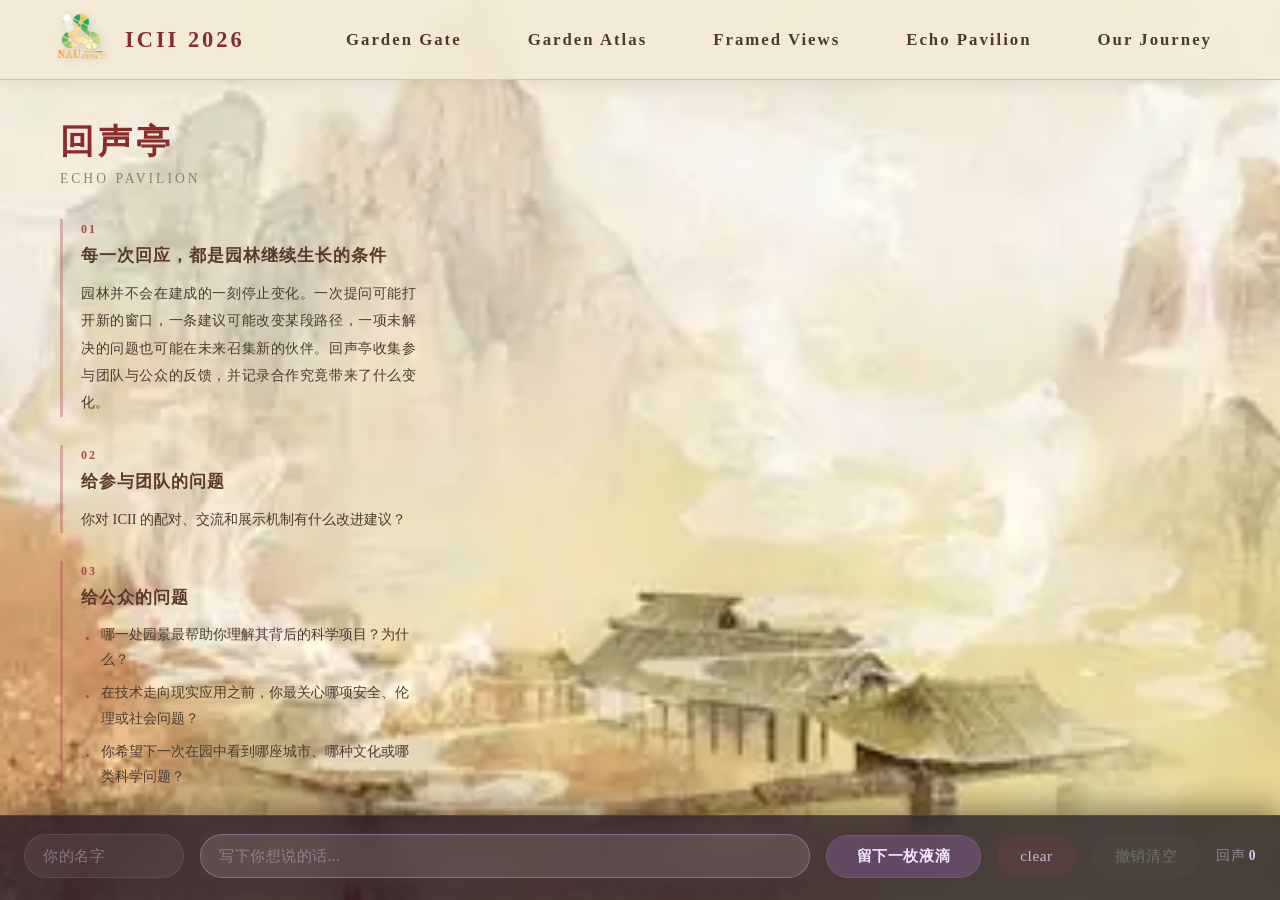
<file: echo-pavilion.html>
<!DOCTYPE html>
<html lang="zh">

<head>
    <script src="https://cdnjs.cloudflare.com/ajax/libs/gsap/3.12.2/gsap.min.js"></script>
    <meta charset="UTF-8">
    <meta name="viewport" content="width=device-width, initial-scale=1.0">
    <title>回声亭 · 跑马灯 | Echo Pavilion</title>
    <script src="https://cdnjs.cloudflare.com/ajax/libs/gsap/3.12.2/gsap.min.js"></script>
    <style>
        /* [保留原有所有的内部 style 标签 CSS] */
        * {
            margin: 0;
            padding: 0;
            box-sizing: border-box;
        }

        body {
            min-height: 100vh;
            background: url(images/bg.webp) no-repeat center center fixed;
            background-size: cover;
            font-family: "Noto Serif SC", STSong, serif;
            position: relative;
            overflow: hidden;
        }

        /* 统一导航栏样式 */
        .global-nav {
            position: fixed;
            top: 0;
            left: 0;
            width: 100vw;
            height: 80px;
            background: rgba(244, 236, 216, 0.85);
            backdrop-filter: blur(10px);
            border-bottom: 1px solid #d4c4b7;
            display: flex;
            align-items: center;
            justify-content: space-between;
            padding: 0 50px;
            box-sizing: border-box;
            z-index: 9999;
            box-shadow: 0 2px 15px rgba(0, 0, 0, 0.08);
            font-family: "Noto Serif SC", STSong, serif;
        }

        .nav-left {
            display: flex;
            align-items: center;
        }

        .logo-link {
            display: flex;
            align-items: center;
            text-decoration: none;
            gap: 15px;
            transition: transform 0.3s ease;
        }

        .logo-link:hover {
            transform: scale(1.02);
        }

        .nav-logo {
            height: 60px;
            width: auto;
            object-fit: contain;
            border-radius: 4px;
            filter: drop-shadow(2px 2px 4px rgba(0, 0, 0, 0.15));
        }

        .nav-brand {
            font-size: 1.4rem;
            font-weight: bold;
            color: #8b2b2b;
            letter-spacing: 3px;
        }

        .nav-right {
            display: flex;
            gap: 30px;
            align-items: center;
        }

        .nav-item {
            text-decoration: none;
            color: #4a3b32;
            font-size: 1.05rem;
            font-weight: bold;
            letter-spacing: 2px;
            transition: all 0.4s cubic-bezier(0.25, 0.8, 0.25, 1);
            padding: 8px 18px;
            border-radius: 6px;
        }

        .nav-item:hover {
            color: #f9f6ef;
            background-color: #a84b4b;
            transform: scale(1.05);
        }

        .dropdown {
            position: relative;
            display: inline-block;
        }

        .dropdown-content {
            display: none;
            position: absolute;
            background-color: rgba(244, 236, 216, 0.95);
            min-width: 250px;
            box-shadow: 0px 8px 16px 0px rgba(0, 0, 0, 0.2);
            z-index: 1;
            border-radius: 6px;
            margin-top: 10px;
            overflow: hidden;
        }

        .dropdown-content a {
            color: #4a3b32;
            padding: 12px 16px;
            text-decoration: none;
            display: block;
            font-size: 0.95rem;
            font-weight: bold;
            transition: background-color 0.3s;
        }

        .dropdown-content a:hover {
            background-color: #a84b4b;
            color: #f9f6ef;
        }

        .dropdown:hover .dropdown-content {
            display: block;
        }

        .nav-petal {
            position: absolute;
            width: 6px;
            height: 6px;
            background: #ffcce5;
            border-radius: 10px 0 10px 0;
            pointer-events: none;
            z-index: 10;
        }

        .echo-layout {
            position: absolute;
            top: 80px;
            left: 0;
            right: 0;
            bottom: 110px;
            display: flex;
            gap: 0;
        }

        .echo-text-panel {
            flex: 0 0 460px;
            height: 100%;
            padding: 40px 44px 40px 60px;
            overflow-y: auto;
            scrollbar-width: thin;
            scrollbar-color: rgba(168, 75, 75, 0.4) transparent;
        }

        .echo-text-panel::-webkit-scrollbar {
            width: 6px;
        }

        .echo-text-panel::-webkit-scrollbar-thumb {
            background: rgba(168, 75, 75, 0.4);
            border-radius: 10px;
        }

        .echo-title {
            font-size: 2.1rem;
            color: #8b2b2b;
            letter-spacing: 4px;
            margin-bottom: 6px;
            font-weight: bold;
        }

        .echo-subtitle {
            font-size: 0.85rem;
            color: #9a7b6a;
            letter-spacing: 3px;
            margin-bottom: 32px;
            text-transform: uppercase;
        }

        .echo-section {
            margin-bottom: 28px;
            padding-left: 18px;
            border-left: 3px solid rgba(168, 75, 75, 0.35);
        }

        .echo-section .sec-num {
            display: inline-block;
            font-size: 0.75rem;
            color: #a84b4b;
            letter-spacing: 2px;
            font-weight: bold;
            margin-bottom: 6px;
        }

        .echo-section h2 {
            font-size: 1.05rem;
            color: #5a3a2a;
            letter-spacing: 1px;
            line-height: 1.6;
            margin-bottom: 10px;
            font-weight: bold;
        }

        .echo-section p {
            font-size: 0.9rem;
            color: #4a3b32;
            line-height: 1.9;
            text-align: justify;
            margin-bottom: 8px;
        }

        .echo-section ul {
            list-style: none;
            padding: 0;
            margin-top: 8px;
        }

        .echo-section ul li {
            font-size: 0.88rem;
            color: #4a3b32;
            line-height: 1.8;
            padding-left: 20px;
            position: relative;
            margin-bottom: 8px;
        }

        .echo-section ul li::before {
            content: '·';
            position: absolute;
            left: 4px;
            color: #a84b4b;
            font-weight: bold;
            font-size: 1.2rem;
        }

        .card-panel {
            flex: 1;
            position: relative;
            overflow: hidden;
            pointer-events: none;
        }

        #cardLayer {
            position: absolute;
            inset: 0;
            pointer-events: none;
            overflow: hidden;
        }

        .card {
            position: absolute;
            width: 220px;
            min-height: 100px;
            background: url(images/biankuang.webp);
            background-size: 100% 100%;
            box-shadow: 0 18px 40px rgba(0, 0, 0, 0.45), 0 0 0 1px rgba(255, 255, 255, 0.08);
            display: flex;
            flex-direction: column;
            align-items: center;
            justify-content: center;
            padding: 18px 16px;
            border-radius: 6px;
            border: 1px solid rgba(255, 255, 255, 0.2);
            cursor: pointer;
            user-select: none;
            pointer-events: auto;
            will-change: transform, left;
            transition: none;
        }

        .card-closing {
            animation: closeOut 0.25s cubic-bezier(0.4, 0, 0.2, 1) forwards !important;
            pointer-events: none !important;
        }

        @keyframes closeOut {
            0% {
                opacity: 1;
                transform: scale(1);
            }

            100% {
                opacity: 0;
                transform: scale(0.6);
            }
        }

        .card-name {
            font-size: 0.78rem;
            font-weight: bold;
            color: #5a2f6e;
            letter-spacing: 1px;
            margin-bottom: 6px;
            text-align: center;
            max-width: 100%;
            white-space: nowrap;
            overflow: hidden;
            text-overflow: ellipsis;
        }

        .card-text {
            font-size: 0.9rem;
            font-weight: bold;
            text-align: center;
            line-height: 1.5;
            word-break: break-word;
            max-width: 100%;
            font-family: "Noto Serif SC", STSong, serif;
            background: linear-gradient(145deg, #1f1129, #3d284b);
            -webkit-background-clip: text;
            -webkit-text-fill-color: transparent;
            background-clip: text;
            text-shadow: 0 2px 12px rgba(180, 120, 220, 0.15);
        }

        .card-close-hint {
            position: absolute;
            top: 8px;
            right: 12px;
            font-size: 0.6rem;
            color: rgba(80, 50, 100, 0.3);
            background: rgba(255, 255, 255, 0.4);
            backdrop-filter: blur(4px);
            padding: 1px 10px;
            border-radius: 30px;
            border: 0.5px solid rgba(255, 255, 255, 0.3);
            pointer-events: none;
            font-weight: 400;
            letter-spacing: 0.3px;
        }

        .card:hover .card-close-hint {
            opacity: 0.6;
        }

        .bottom-bar {
            position: fixed;
            bottom: 0;
            left: 0;
            width: 100%;
            padding: 18px 24px 22px;
            background: rgba(20, 12, 28, 0.75);
            backdrop-filter: blur(20px);
            border-top: 1px solid rgba(255, 255, 255, 0.08);
            display: flex;
            flex-wrap: wrap;
            align-items: center;
            justify-content: center;
            gap: 12px 16px;
            z-index: 999;
            box-shadow: 0 -8px 30px rgba(0, 0, 0, 0.4);
        }

        .bottom-bar .input-group {
            display: flex;
            background: rgba(255, 255, 255, 0.06);
            border-radius: 60px;
            border: 1px solid rgba(255, 255, 255, 0.08);
            transition: all 0.2s;
        }

        .bottom-bar .input-group:focus-within {
            background: rgba(255, 255, 255, 0.12);
            border-color: rgba(200, 160, 230, 0.4);
            box-shadow: 0 0 20px rgba(160, 100, 200, 0.08);
        }

        .bottom-bar .name-group {
            flex: 0 0 160px;
        }

        .bottom-bar .content-group {
            flex: 1 1 320px;
            min-width: 180px;
        }

        .bottom-bar input {
            width: 100%;
            background: transparent;
            border: none;
            padding: 12px 18px;
            font-size: 0.95rem;
            color: #f0e6f7;
            outline: none;
            letter-spacing: 0.5px;
            font-family: "Noto Serif SC", STSong, serif;
        }

        .bottom-bar input::placeholder {
            color: rgba(200, 180, 210, 0.5);
            font-weight: 300;
        }

        .bottom-bar .btn {
            background: rgba(255, 255, 255, 0.04);
            border: 1px solid rgba(255, 255, 255, 0.04);
            padding: 10px 22px;
            border-radius: 60px;
            font-size: 0.95rem;
            font-weight: 500;
            color: #d4c0e0;
            cursor: pointer;
            transition: all 0.2s ease;
            letter-spacing: 0.6px;
            white-space: nowrap;
            font-family: "Noto Serif SC", STSong, serif;
        }

        .bottom-bar .btn:hover {
            background: rgba(255, 255, 255, 0.12);
            color: #f5eaff;
            transform: translateY(-1px);
            border-color: rgba(200, 160, 230, 0.15);
        }

        .bottom-bar .btn-send {
            background: rgba(160, 110, 200, 0.3);
            border-color: rgba(180, 130, 220, 0.2);
            color: #f0e6ff;
            padding: 10px 30px;
            font-weight: bold;
        }

        .bottom-bar .btn-send:hover {
            background: rgba(180, 130, 220, 0.45);
        }

        .bottom-bar .btn-clear {
            color: #ccb8d8;
            background: rgba(255, 70, 70, 0.06);
            border-color: rgba(255, 100, 100, 0.05);
        }

        .bottom-bar .btn-clear:hover {
            background: rgba(255, 80, 80, 0.12);
            color: #ffcfcf;
        }

        .bottom-bar .btn-undo {
            color: #b8e0c8;
            background: rgba(70, 200, 130, 0.08);
            border-color: rgba(100, 220, 150, 0.08);
        }

        .bottom-bar .btn-undo:hover {
            background: rgba(80, 220, 140, 0.18);
            color: #d0ffe0;
            transform: translateY(-1px);
        }

        .bottom-bar .btn-undo:disabled {
            opacity: 0.3;
            pointer-events: none;
            filter: grayscale(0.6);
        }

        .bottom-bar .counter {
            color: rgba(200, 180, 215, 0.6);
            font-size: 0.85rem;
            letter-spacing: 0.4px;
            white-space: nowrap;
        }

        .bottom-bar .counter span {
            color: #dcc8ed;
            font-weight: bold;
        }

        .undo-toast {
            position: fixed;
            bottom: 120px;
            left: 50%;
            transform: translateX(-50%) translateY(20px);
            background: rgba(40, 28, 52, 0.92);
            backdrop-filter: blur(16px);
            border: 1px solid rgba(180, 130, 220, 0.25);
            color: #e8d8f8;
            padding: 14px 28px;
            border-radius: 60px;
            font-size: 0.9rem;
            letter-spacing: 0.5px;
            display: flex;
            align-items: center;
            gap: 16px;
            z-index: 10000;
            opacity: 0;
            pointer-events: none;
            transition: opacity 0.35s ease, transform 0.35s cubic-bezier(0.18, 0.89, 0.32, 1.28);
            box-shadow: 0 12px 40px rgba(0, 0, 0, 0.5), 0 0 0 1px rgba(255, 255, 255, 0.06);
        }

        .undo-toast.show {
            opacity: 1;
            transform: translateX(-50%) translateY(0);
            pointer-events: auto;
        }

        .undo-toast .undo-msg {
            color: #d8c8e8;
        }

        .undo-toast .undo-msg strong {
            color: #f0e0ff;
        }

        .undo-toast .undo-action {
            background: rgba(160, 120, 220, 0.35);
            border: 1px solid rgba(180, 140, 240, 0.25);
            color: #f0e6ff;
            padding: 6px 20px;
            border-radius: 60px;
            cursor: pointer;
            font-size: 0.85rem;
            font-weight: bold;
            letter-spacing: 1px;
            transition: all 0.2s ease;
            font-family: "Noto Serif SC", STSong, serif;
            white-space: nowrap;
        }

        .undo-toast .undo-action:hover {
            background: rgba(180, 140, 240, 0.55);
            transform: scale(1.05);
        }

        .undo-toast .undo-timer {
            color: #b8a0d0;
            font-size: 0.8rem;
            font-variant-numeric: tabular-nums;
            min-width: 28px;
            text-align: center;
        }

        /* ================= 全局导航栏移动端适配 ================= */
        .hamburger {
            display: none;
            flex-direction: column;
            gap: 6px;
            cursor: pointer;
            z-index: 10001;
            /* 确保按钮在最上层 */
        }

        .hamburger span {
            width: 28px;
            height: 3px;
            background-color: #8b2b2b;
            border-radius: 3px;
            transition: all 0.3s ease;
        }

        @media (max-width: 900px) {
            .global-nav {
                padding: 0 20px;
            }

            .hamburger {
                display: flex;
            }

            .nav-right {
                position: absolute;
                top: 80px;
                left: 0;
                width: 100vw;
                height: 0;
                overflow: hidden;
                flex-direction: column;
                background: rgba(250, 246, 235, 0.98);
                backdrop-filter: blur(15px);
                -webkit-backdrop-filter: blur(15px);
                gap: 0;
                transition: height 0.4s ease;
                box-shadow: 0 10px 15px rgba(0, 0, 0, 0.1);
                align-items: center;
            }

            /* 展开后的菜单 */
            .nav-right.is-active {
                height: 360px;
                padding: 10px 0;
            }

            .nav-item {
                width: 100%;
                text-align: center;
                padding: 15px 0;
                border-radius: 0;
            }

            .dropdown {
                width: 100%;
                flex-direction: column;
                height: auto;
            }

            .dropdown .nav-item {
                justify-content: center;
            }

            /* 移动端下拉菜单改为点击展开，非悬浮 */
            .dropdown-content {
                position: relative;
                top: 0;
                left: 0;
                transform: none;
                width: 100%;
                min-width: unset;
                box-shadow: none;
                border: none;
                background: rgba(139, 43, 43, 0.05);
                display: none;
                /* 默认隐藏 */
                opacity: 1;
                visibility: visible;
                border-radius: 0;
            }

            .dropdown-content.is-expanded {
                display: block;
            }

            .dropdown-content a {
                padding: 12px 20px;
                border-bottom: 1px solid rgba(212, 196, 183, 0.3);
            }

            /* 汉堡按钮变成叉号动画 */
            .hamburger.is-active span:nth-child(1) {
                transform: translateY(9px) rotate(45deg);
            }

            .hamburger.is-active span:nth-child(2) {
                opacity: 0;
            }

            .hamburger.is-active span:nth-child(3) {
                transform: translateY(-9px) rotate(-45deg);
            }
        }
    </style>
</head>

<body>
    <nav class="global-nav">
        <div class="nav-left">
            <a href="index.html" class="logo-link">
                <img src="images/纵向-亮色背景.png" alt="Team Logo" class="nav-logo">
                <span class="nav-brand">ICII 2026</span>
            </a>
        </div>
        <!-- 移动端汉堡菜单按钮 -->
        <div class="hamburger" id="hamburger">
            <span></span>
            <span></span>
            <span></span>
        </div>
        <div class="nav-right" id="nav-right">
            <a href="index.html" class="nav-item">Garden Gate</a>
            <a href="garden-atlas.html" class="nav-item">Garden Atlas</a>
            <a href="framed-views.html" class="nav-item">Framed Views</a>
            <a href="echo-pavilion.html" class="nav-item">Echo Pavilion</a>

            <div class="dropdown">
                <a href="#" class="nav-item mobile-dropdown-toggle">Our Journey <span class="dropdown-arrow"></span></a>
                <div class="dropdown-content">
                    <a href="our_journey.html">About the Garden</a>
                    <a href="our_journey2.html">About the Host Team</a>
                </div>
            </div>
        </div>
    </nav>

    <div class="echo-layout">
        <aside class="echo-text-panel">
            <h1 class="echo-title">回声亭</h1>
            <div class="echo-subtitle">Echo Pavilion</div>

            <div class="echo-section">
                <span class="sec-num">01</span>
                <h2>每一次回应，都是园林继续生长的条件</h2>
                <p>
                    园林并不会在建成的一刻停止变化。一次提问可能打开新的窗口，一条建议可能改变某段路径，一项未解决的问题也可能在未来召集新的伙伴。回声亭收集参与团队与公众的反馈，并记录合作究竟带来了什么变化。
                </p>
            </div>

            <div class="echo-section">
                <span class="sec-num">02</span>
                <h2>给参与团队的问题</h2>
                <p>你对 ICII 的配对、交流和展示机制有什么改进建议？</p>
            </div>

            <div class="echo-section">
                <span class="sec-num">03</span>
                <h2>给公众的问题</h2>
                <ul>
                    <li>哪一处园景最帮助你理解其背后的科学项目？为什么？</li>
                    <li>在技术走向现实应用之前，你最关心哪项安全、伦理或社会问题？</li>
                    <li>你希望下一次在园中看到哪座城市、哪种文化或哪类科学问题？</li>
                </ul>
            </div>

            <div class="echo-section">
                <span class="sec-num">04</span>
                <h2>从液滴到凝聚体</h2>
                <p>
                    每一条留言都会以一枚“液滴”进入回声亭。围绕相近议题的留言将逐渐聚集，形成技术、教育、生物安全、公众接受、产业转化等主题凝聚体。点击凝聚体，可以查看其中的代表性问题、团队回应与后续进展。
                </p>
            </div>
        </aside>

        <div class="card-panel">
            <div id="cardLayer"></div>
        </div>
    </div>

    <div class="undo-toast" id="undoToast">
        <span class="undo-msg">已清空 <strong id="undoCount">0</strong> 条回声</span>
        <button class="undo-action" id="undoBtn">撤销</button>
        <span class="undo-timer" id="undoTimer">5</span>
    </div>

    <div class="bottom-bar">
        <div class="input-group name-group">
            <input type="text" id="nameInput" placeholder="你的名字" maxlength="12" autocomplete="off">
        </div>
        <div class="input-group content-group">
            <input type="text" id="commentInput" placeholder="写下你想说的话..." maxlength="100" autocomplete="off">
        </div>
        <button class="btn btn-send" id="sendBtn">留下一枚液滴</button>
        <button class="btn btn-clear" id="clearBtn">clear</button>
        <button class="btn btn-undo" id="undoBtn2" disabled>撤销清空</button>
        <div class="counter">回声 <span id="cardCount">0</span></div>
    </div>

    <script>
        const globalNavItems = gsap.utils.toArray('.nav-item');
        function createGlobalNavPetal(parent) {
            const petal = document.createElement('div');
            petal.classList.add('nav-petal');
            parent.appendChild(petal);
            const startX = Math.random() * parent.offsetWidth;
            const startY = -10;
            gsap.set(petal, { x: startX, y: startY, rotation: Math.random() * 360, scale: Math.random() * 0.5 + 0.5 });
            gsap.to(petal, {
                y: parent.offsetHeight + 10, x: startX + (Math.random() * 20 - 10),
                rotation: "+=" + (Math.random() * 200 - 100), opacity: 0,
                duration: 0.5 + Math.random() * 0.4, ease: "power1.in",
                onComplete: () => petal.remove()
            });
        }
        globalNavItems.forEach(item => {
            if (!item.classList.contains("dropdown")) {
                item.addEventListener('mouseenter', () => {
                    for (let j = 0; j < 6; j++) { setTimeout(() => { createGlobalNavPetal(item); }, j * 60); }
                });
            }
        });



        (function () {
            "use strict";
            const STORAGE_KEY = 'icii_echo_comments';
            const layer = document.getElementById('cardLayer');
            const nameInput = document.getElementById('nameInput');
            const commentInput = document.getElementById('commentInput');
            const sendBtn = document.getElementById('sendBtn');
            const clearBtn = document.getElementById('clearBtn');
            const countEl = document.getElementById('cardCount');
            const undoBtn2 = document.getElementById('undoBtn2');
            const undoToast = document.getElementById('undoToast');
            const undoCountEl = document.getElementById('undoCount');
            const undoBtn = document.getElementById('undoBtn');
            const undoTimer = document.getElementById('undoTimer');
            const UNDO_DURATION = 5;
            const liveCards = new Map();
            let undoSnapshot = null;

            function loadComments() { try { const raw = localStorage.getItem(STORAGE_KEY); return raw ? JSON.parse(raw) : []; } catch (e) { return []; } }
            function saveComments(list) { try { localStorage.setItem(STORAGE_KEY, JSON.stringify(list)); } catch (e) { } }
            function randomInt(min, max) { return Math.floor(Math.random() * (max - min + 1)) + min; }
            function randomFloat(min, max) { return Math.random() * (max - min) + min; }

            function startMarquee(el, id) {
                const panel = document.querySelector('.card-panel');
                const panelW = panel.clientWidth;
                const panelH = panel.clientHeight;
                const cardW = el.offsetWidth || 220;
                const cardH = el.offsetHeight || 100;
                const minTop = 10;
                const maxTop = Math.max(minTop, panelH - cardH - 10);
                const top = randomInt(minTop, maxTop);
                const startLeft = panelW + 20;
                const endLeft = -cardW - 20;

                el.style.left = startLeft + 'px';
                el.style.top = top + 'px';
                el.style.opacity = '1';
                el.style.pointerEvents = 'auto';

                const duration = randomFloat(12, 20);
                const delay = randomFloat(0, 1.5);
                const tween = gsap.to(el, { left: endLeft, duration: duration, delay: delay, ease: 'none', onComplete: () => { if (liveCards.has(id)) { startMarquee(el, id); } } });
                const rec = liveCards.get(id);
                if (rec) { if (rec.tween) rec.tween.kill(); rec.tween = tween; }
            }

            function createCardElement(item) {
                const el = document.createElement('div');
                el.className = 'card';
                el.dataset.id = item.id;
                el.style.left = '100%';
                el.style.top = '200px';

                const nameEl = document.createElement('div');
                nameEl.className = 'card-name';
                nameEl.textContent = item.name;

                const textEl = document.createElement('div');
                textEl.className = 'card-text';
                textEl.textContent = item.text;

                const hint = document.createElement('span');
                hint.className = 'card-close-hint';
                hint.textContent = '✕ 关闭';

                el.appendChild(nameEl);
                el.appendChild(textEl);
                el.appendChild(hint);

                el.addEventListener('click', function (e) { e.stopPropagation(); removeComment(item.id); });
                el.addEventListener('mouseenter', () => { const rec = liveCards.get(item.id); if (rec && rec.tween) rec.tween.pause(); });
                el.addEventListener('mouseleave', () => { const rec = liveCards.get(item.id); if (rec && rec.tween) rec.tween.resume(); });

                layer.appendChild(el);
                liveCards.set(item.id, { el, tween: null });
                requestAnimationFrame(() => { startMarquee(el, item.id); });
                return el;
            }

            function cleanupCard(id) {
                const rec = liveCards.get(id);
                if (!rec) return;
                if (rec.tween) rec.tween.kill();
                if (rec.el && rec.el.parentNode) {
                    rec.el.classList.add('card-closing');
                    rec.el.addEventListener('animationend', () => rec.el.remove(), { once: true });
                    setTimeout(() => rec.el.remove(), 300);
                }
                liveCards.delete(id);
            }

            function removeComment(id) { cleanupCard(id); const list = loadComments().filter(i => i.id !== id); saveComments(list); updateCounter(list.length); }
            function clearAll() {
                const currentList = loadComments();
                if (currentList.length === 0) return;
                if (undoSnapshot) cancelUndo();

                undoSnapshot = { list: JSON.parse(JSON.stringify(currentList)), timer: null, interval: null, remaining: UNDO_DURATION };
                undoCountEl.textContent = currentList.length;
                undoTimer.textContent = UNDO_DURATION;
                undoToast.classList.add('show');
                undoBtn2.disabled = false;

                undoSnapshot.remaining = UNDO_DURATION;
                undoSnapshot.interval = setInterval(() => {
                    undoSnapshot.remaining--;
                    undoTimer.textContent = undoSnapshot.remaining;
                    if (undoSnapshot.remaining <= 0) { cancelUndo(); }
                }, 1000);

                undoSnapshot.timer = setTimeout(() => { cancelUndo(); }, UNDO_DURATION * 1000);

                Array.from(liveCards.keys()).forEach(id => { cleanupCard(id); });
                liveCards.clear();
                saveComments([]);
                updateCounter(0);
            }

            function performUndo() {
                if (!undoSnapshot || !undoSnapshot.list.length) return;
                const restoreList = undoSnapshot.list;
                cancelUndo();
                saveComments(restoreList);
                restoreList.forEach((item, i) => { setTimeout(() => createCardElement(item), i * 80); });
                updateCounter(restoreList.length);
            }

            function cancelUndo() {
                if (undoSnapshot) {
                    if (undoSnapshot.timer) clearTimeout(undoSnapshot.timer);
                    if (undoSnapshot.interval) clearInterval(undoSnapshot.interval);
                    undoSnapshot = null;
                }
                undoToast.classList.remove('show');
                undoBtn2.disabled = true;
            }

            function updateCounter(n) { if (typeof n !== 'number') n = liveCards.size; countEl.textContent = n; }
            function addComment(name, text) {
                const list = loadComments();
                const item = { id: Date.now() + '_' + Math.random().toString(36).slice(2, 8), name: name, text: text, time: Date.now() };
                list.push(item);
                saveComments(list);
                createCardElement(item);
                updateCounter(list.length);
            }

            function submit() {
                const name = nameInput.value.trim() || '匿名';
                const text = commentInput.value.trim();
                if (!text) { commentInput.focus(); return; }
                addComment(name, text);
                commentInput.value = '';
                commentInput.focus();
            }

            sendBtn.addEventListener('click', submit);
            commentInput.addEventListener('keydown', e => { if (e.key === 'Enter') { e.preventDefault(); submit(); } });
            nameInput.addEventListener('keydown', e => { if (e.key === 'Enter') { e.preventDefault(); commentInput.focus(); } });
            clearBtn.addEventListener('click', clearAll);
            undoBtn.addEventListener('click', performUndo);
            undoBtn2.addEventListener('click', performUndo);

            function init() {
                const list = loadComments();
                list.forEach((item, i) => { setTimeout(() => createCardElement(item), i * 300); });
                updateCounter(list.length);
                commentInput.focus();
            }

            if (document.readyState === 'complete') init();
            else window.addEventListener('load', init);
        })();

        /* ================= 移动端汉堡菜单交互 ================= */
        const hamburger = document.getElementById('hamburger');
        const navRight = document.getElementById('nav-right');
        const mobileDropdownToggle = document.querySelector('.mobile-dropdown-toggle');
        const dropdownContent = document.querySelector('.dropdown-content');

        if (hamburger) {
            hamburger.addEventListener('click', () => {
                hamburger.classList.toggle('is-active');
                navRight.classList.toggle('is-active');
            });
        }

        if (mobileDropdownToggle) {
            mobileDropdownToggle.addEventListener('click', (e) => {
                if (window.innerWidth <= 900) {
                    e.preventDefault(); // 移动端点击不跳转，而是展开子菜单
                    dropdownContent.classList.toggle('is-expanded');
                    const arrow = mobileDropdownToggle.querySelector('.dropdown-arrow');
                    if (dropdownContent.classList.contains('is-expanded')) {
                        arrow.style.transform = 'rotate(225deg) translate(-2px, -2px)';
                    } else {
                        arrow.style.transform = 'rotate(45deg) translateY(-2px)';
                    }
                }
            });
        }
    </script>
</body>

</html>
</file>
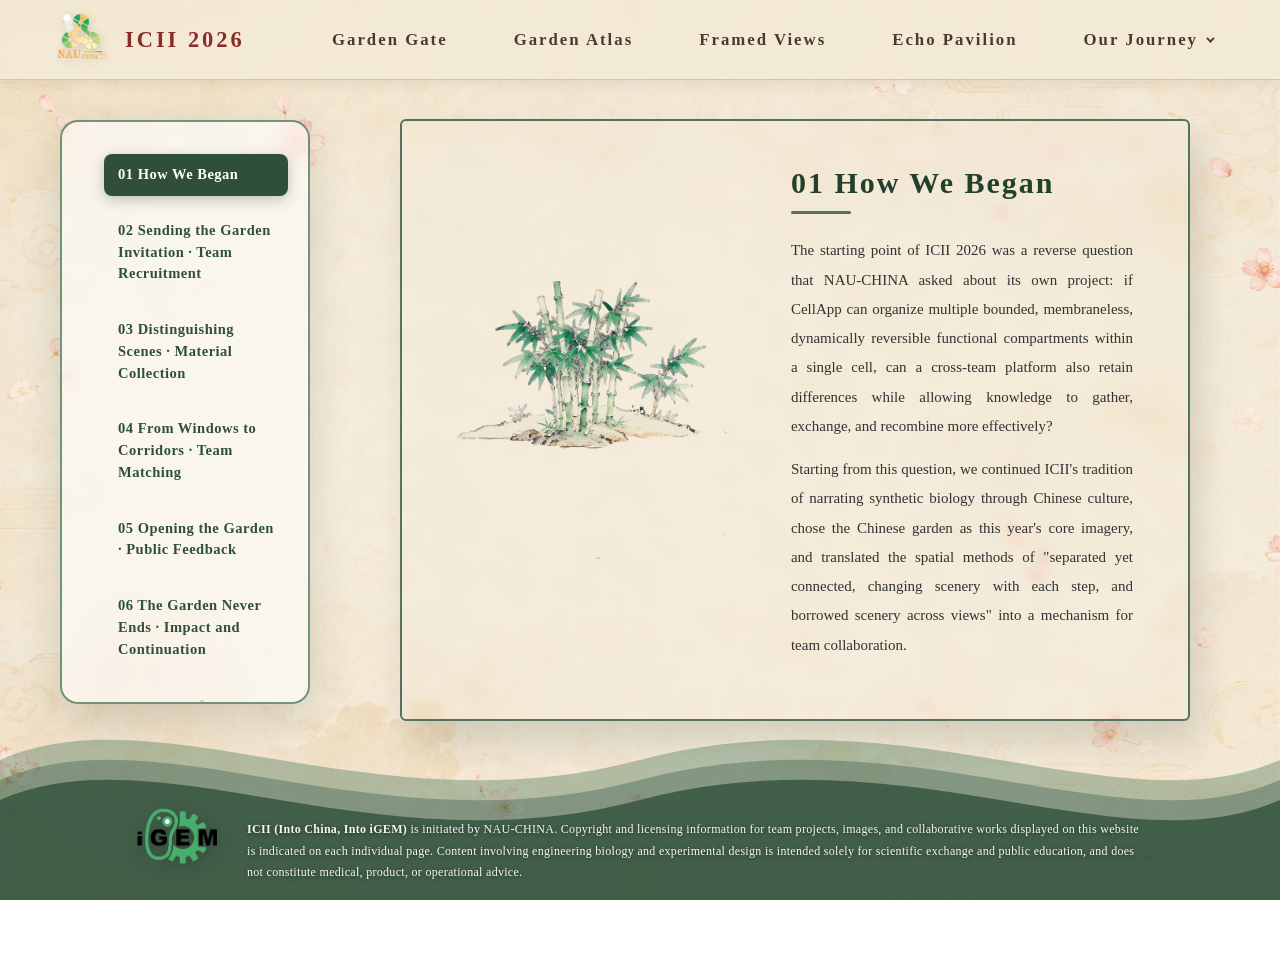
<file: our_journey.html>
<!DOCTYPE html>
<html lang="en">

<head>
    <script src="https://cdnjs.cloudflare.com/ajax/libs/gsap/3.12.2/gsap.min.js"></script>
    <meta charset="UTF-8">
    <meta name="viewport" content="width=device-width, initial-scale=1.0">
    <title>Garden Notes · Our Journey | ICII 2026</title>
    <style>
        * {
            margin: 0;
            padding: 0;
            box-sizing: border-box;
        }

        html,
        body {
            height: 100%;
            overflow: hidden;
            font-family: "Noto Serif SC", "Songti SC", "Microsoft YaHei", serif;
        }

        .bg-container {
            position: fixed;
            inset: 0;
            z-index: -1;
        }

        .bg-layer {
            width: 100%;
            height: 100%;
            object-fit: cover;
            display: block;
        }

        body {
            display: flex;
            padding-top: 80px;
        }

        /* 统一导航栏与高级下拉菜单样式 */
        .global-nav {
            position: fixed;
            top: 0;
            left: 0;
            width: 100vw;
            height: 80px;
            background: rgba(244, 236, 216, 0.85);
            backdrop-filter: blur(10px);
            border-bottom: 1px solid #d4c4b7;
            display: flex;
            align-items: center;
            justify-content: space-between;
            padding: 0 50px;
            box-sizing: border-box;
            z-index: 9999;
            box-shadow: 0 2px 15px rgba(0, 0, 0, 0.08);
            font-family: "Noto Serif SC", STSong, serif;
        }

        .nav-left {
            display: flex;
            align-items: center;
        }

        .logo-link {
            display: flex;
            align-items: center;
            text-decoration: none;
            gap: 15px;
            transition: transform 0.3s ease;
        }

        .logo-link:hover {
            transform: scale(1.02);
        }

        .nav-logo {
            height: 60px;
            width: auto;
            object-fit: contain;
            border-radius: 4px;
            filter: drop-shadow(2px 2px 4px rgba(0, 0, 0, 0.15));
        }

        .nav-brand {
            font-size: 1.4rem;
            font-weight: bold;
            color: #8b2b2b;
            letter-spacing: 3px;
        }

        .nav-right {
            display: flex;
            gap: 30px;
            align-items: center;
        }

        .nav-item {
            text-decoration: none;
            color: #4a3b32;
            font-size: 1.05rem;
            font-weight: bold;
            letter-spacing: 2px;
            transition: all 0.4s cubic-bezier(0.25, 0.8, 0.25, 1);
            padding: 8px 18px;
            border-radius: 6px;
        }

        .nav-item:hover {
            color: #f9f6ef;
            background-color: #a84b4b;
            transform: scale(1.05);
        }

        /* ================= 高阶下拉菜单样式 ================= */
        .dropdown {
            position: relative;
            display: flex;
            align-items: center;
            height: 100%;
        }

        .dropdown .nav-item {
            display: flex;
            align-items: center;
            gap: 8px;
        }

        /* 纯 CSS 绘制精美小箭头 */
        .dropdown-arrow {
            display: inline-block;
            width: 6px;
            height: 6px;
            border-right: 2px solid currentColor;
            border-bottom: 2px solid currentColor;
            transform: rotate(45deg) translateY(-2px);
            transition: transform 0.3s ease;
        }

        .dropdown:hover .dropdown-arrow {
            transform: rotate(225deg) translate(-2px, -2px);
        }

        .dropdown-content {
            visibility: hidden;
            opacity: 0;
            position: absolute;
            top: 60px;
            left: 50%;
            transform: translateX(-50%) translateY(10px);
            background-color: rgba(250, 246, 235, 0.95);
            min-width: 240px;
            box-shadow: 0px 15px 35px rgba(0, 0, 0, 0.12);
            z-index: 999;
            border-radius: 8px;
            border: 1px solid #d4c4b7;
            backdrop-filter: blur(12px);
            overflow: hidden;
            transition: all 0.3s cubic-bezier(0.25, 0.8, 0.25, 1);
        }

        .dropdown:hover .dropdown-content {
            visibility: visible;
            opacity: 1;
            transform: translateX(-50%) translateY(0);
        }

        .dropdown-content a {
            color: #4a3b32 !important;
            text-decoration: none !important;
            padding: 16px 20px;
            display: block;
            font-size: 0.95rem;
            font-weight: bold;
            text-align: center;
            transition: all 0.3s ease;
            border-bottom: 1px dashed rgba(212, 196, 183, 0.6);
        }

        .dropdown-content a:last-child {
            border-bottom: none;
        }

        .dropdown-content a:hover {
            background-color: #8b2b2b;
            color: #f9f6ef !important;
            letter-spacing: 0.5px;
        }

        .nav-petal {
            position: absolute;
            width: 6px;
            height: 6px;
            background: #ffcce5;
            border-radius: 10px 0 10px 0;
            pointer-events: none;
            z-index: 10;
        }

        /* 侧边栏与页面主体样式 */
        .sidebar-nav {
            flex: 0 0 250px;
            height: calc(76vh - 100px);
            margin: 40px 0 auto 60px;
            padding: 20px 20px;
            display: flex;
            flex-direction: column;
            justify-content: space-between;
            background: rgba(255, 255, 255, 0.6);
            backdrop-filter: blur(8px);
            border-radius: 18px;
            border: 2px solid rgba(55, 107, 70, 0.7);
            overflow-y: auto;
            box-shadow: 0 12px 40px rgba(30, 50, 35, 0.15);
            z-index: 10;
            scrollbar-width: none;
        }

        .nav-list {
            list-style: none;
        }

        .nav-list li {
            margin-bottom: 14px;
        }

        .nav-list a {
            display: block;
            padding: 10px 14px;
            text-decoration: none;
            color: #2f4f3a;
            font-size: 14.5px;
            font-weight: 600;
            letter-spacing: 0.5px;
            border-radius: 8px;
            transition: background 0.25s, color 0.25s, transform 0.2s;
            line-height: 1.5;
        }

        .nav-list a:hover {
            background: rgba(47, 79, 58, 0.1);
            transform: translateX(3px);
        }

        .nav-list a.active {
            background: #2f4f3a;
            color: #fff;
            box-shadow: 0 4px 14px rgba(47, 79, 58, 0.3);
        }

        .sidebar-illustration img {
            width: 100%;
            height: auto;
            display: block;
            border-radius: 10px;
            margin-top: 16px;
            opacity: 0.85;
        }

        .content {
            flex: 1;
            height: 100vh;
            padding-bottom: 220px;
            box-sizing: border-box;
            display: flex;
            flex-direction: row;
            overflow-x: auto;
            overflow-y: hidden;
            scroll-snap-type: x mandatory;
            scroll-behavior: smooth;
            scrollbar-width: thin;
            scrollbar-color: #7a9e85 transparent;
        }

        .content section {
            flex: 0 0 100%;
            width: 100%;
            height: calc(100vh - 220px);
            display: flex;
            align-items: center;
            justify-content: center;
            scroll-snap-align: start;
            scroll-snap-stop: always;
            padding: 40px 90px;
            box-sizing: border-box;
        }

        .slide-inner {
            width: 100%;
            max-width: 1150px;
            padding: 45px 55px;
            border: 2px solid #54725f;
            backdrop-filter: blur(6px);
            box-shadow: 10px 22px 32px rgba(38, 55, 43, 0.15);
            border-radius: 6px;
        }

        .split-layout {
            display: flex;
            align-items: center;
            gap: 50px;
        }

        .split-layout.reverse {
            flex-direction: row-reverse;
        }

        .split-media {
            flex: 0 0 42%;
        }

        .split-media img {
            width: 100%;
            height: auto;
            display: block;
            border-radius: 10px;
            transition: transform 0.4s ease, box-shadow 0.4s ease;
            cursor: pointer;
        }

        .split-media img:hover {
            transform: scale(1.06);
            box-shadow: 0 18px 44px rgba(47, 79, 58, 0.28);
        }

        .split-text {
            flex: 1;
        }

        h1 {
            font-size: 30px;
            margin-bottom: 22px;
            color: #23402c;
            letter-spacing: 2px;
            position: relative;
            padding-bottom: 14px;
        }

        h1::after {
            content: '';
            position: absolute;
            left: 0;
            bottom: 0;
            width: 60px;
            height: 3px;
            background: #54725f;
            border-radius: 2px;
        }

        h2 {
            font-size: 24px;
            margin-bottom: 18px;
            color: #23402c;
            letter-spacing: 1.5px;
            position: relative;
            padding-bottom: 12px;
        }

        h2::after {
            content: '';
            position: absolute;
            left: 0;
            bottom: 0;
            width: 48px;
            height: 2.5px;
            background: #54725f;
            border-radius: 2px;
        }

        h3 {
            font-size: 17px;
            margin: 22px 0 8px;
            color: #3a6b4a;
            letter-spacing: 0.5px;
        }

        p {
            font-size: 15px;
            line-height: 1.95;
            margin-bottom: 14px;
            text-align: justify;
            color: #333;
        }

        ul {
            padding-left: 22px;
            margin-top: 12px;
        }

        ul li {
            font-size: 15px;
            line-height: 1.9;
            margin-bottom: 8px;
            color: #333;
        }

        .petal-layer {
            position: fixed;
            inset: 0;
            pointer-events: none;
            overflow: visible;
            z-index: 9999;
        }

        .petal {
            position: absolute;
            width: 8px;
            height: 10px;
            background: linear-gradient(135deg, #ffe3ec, #f7b8c8);
            border-radius: 100% 0 100% 0;
            pointer-events: none;
            opacity: 0;
        }

        @keyframes petal-fall {
            0% {
                opacity: 0;
                transform: translate(0, 0) rotate(0deg) scale(0.6);
            }

            10% {
                opacity: 1;
            }

            100% {
                opacity: 0;
                transform: translate(var(--dx), var(--dy)) rotate(var(--rot)) scale(1);
            }
        }

        .wave-footer {
            position: fixed;
            left: 0;
            right: 0;
            bottom: 0;
            height: 220px;
            z-index: 50;
            pointer-events: none;
        }

        .wave-footer .waves {
            position: absolute;
            left: 0;
            bottom: 0;
            width: 100%;
            height: 100%;
            overflow: hidden;
        }

        .wave-footer .wave {
            position: absolute;
            left: 0;
            bottom: 0;
            width: 200%;
            height: 100%;
            background-repeat: repeat-x;
            background-position: 0 bottom;
            background-size: 50% 100%;
        }

        .wave-footer .wave1 {
            background-image: url("data:image/svg+xml;utf8,<svg xmlns='http://www.w3.org/2000/svg' viewBox='0 0 1200 220' preserveAspectRatio='none'><path d='M0,80 C150,10 350,150 600,80 C850,10 1050,150 1200,80 L1200,220 L0,220 Z' fill='%233a6b4a' fill-opacity='0.35'/></svg>");
            animation: wave-move 18s linear infinite;
        }

        .wave-footer .wave2 {
            background-image: url("data:image/svg+xml;utf8,<svg xmlns='http://www.w3.org/2000/svg' viewBox='0 0 1200 220' preserveAspectRatio='none'><path d='M0,100 C150,30 350,170 600,100 C850,30 1050,170 1200,100 L1200,220 L0,220 Z' fill='%2354725f' fill-opacity='0.5'/></svg>");
            animation: wave-move 13s linear infinite;
            animation-direction: reverse;
        }

        .wave-footer .wave3 {
            background-image: url("data:image/svg+xml;utf8,<svg xmlns='http://www.w3.org/2000/svg' viewBox='0 0 1200 220' preserveAspectRatio='none'><path d='M0,120 C150,50 350,190 600,120 C850,50 1050,190 1200,120 L1200,220 L0,220 Z' fill='%232f4f3a' fill-opacity='0.78'/></svg>");
            animation: wave-move 9s linear infinite;
        }

        @keyframes wave-move {
            0% {
                transform: translateX(0);
            }

            100% {
                transform: translateX(-50%);
            }
        }

        .wave-footer .footer-content {
            position: absolute;
            left: 0;
            right: 0;
            bottom: 0;
            height: 100%;
            display: flex;
            align-items: flex-end;
            justify-content: center;
            gap: 24px;
            padding: 0 60px 16px 60px;
            z-index: 2;
        }

        .wave-footer .footer-media {
            flex: 0 0 auto;
            width: 90px;
            height: 90px;
            display: flex;
            align-items: center;
            justify-content: center;
        }

        .wave-footer .footer-media img {
            max-width: 100%;
            max-height: 100%;
            display: block;
            filter: drop-shadow(0 4px 10px rgba(0, 0, 0, 0.25));
        }

        .wave-footer .footer-note {
            flex: 0 1 900px;
            color: #f4f7f2;
            font-size: 12px;
            line-height: 1.8;
            letter-spacing: 0.3px;
            text-shadow: 0 1px 4px rgba(0, 0, 0, 0.55);
            text-align: left;
        }

        @media (max-width: 900px) {
            body {
                flex-direction: column;
            }

            .sidebar-nav {
                flex: none;
                width: auto;
                height: auto;
                margin: 12px 16px 0;
                flex-direction: row;
                align-items: center;
                justify-content: flex-start;
                padding: 12px 16px;
                border-radius: 12px;
            }

            .nav-list {
                display: flex;
                gap: 8px;
            }

            .nav-list li {
                margin-bottom: 0;
                white-space: nowrap;
            }

            .content {
                flex-direction: column;
                height: auto;
                padding-bottom: 200px;
                overflow-x: hidden;
                overflow-y: auto;
                scroll-snap-type: y mandatory;
            }

            .content section {
                flex: none;
                height: auto;
                padding: 32px 20px;
            }

            .split-layout {
                flex-direction: column;
                gap: 22px;
            }

            .split-media {
                width: 100%;
            }
        }

        /* ================= 全局导航栏移动端适配 ================= */
        .hamburger {
            display: none;
            flex-direction: column;
            gap: 6px;
            cursor: pointer;
            z-index: 10001;
            /* 确保按钮在最上层 */
        }

        .hamburger span {
            width: 28px;
            height: 3px;
            background-color: #8b2b2b;
            border-radius: 3px;
            transition: all 0.3s ease;
        }

        @media (max-width: 900px) {
            .global-nav {
                padding: 0 20px;
            }

            .hamburger {
                display: flex;
            }

            .nav-right {
                position: absolute;
                top: 80px;
                left: 0;
                width: 100vw;
                height: 0;
                overflow: hidden;
                flex-direction: column;
                background: rgba(250, 246, 235, 0.98);
                backdrop-filter: blur(15px);
                -webkit-backdrop-filter: blur(15px);
                gap: 0;
                transition: height 0.4s ease;
                box-shadow: 0 10px 15px rgba(0, 0, 0, 0.1);
                align-items: center;
            }

            /* 展开后的菜单 */
            .nav-right.is-active {
                height: 360px;
                padding: 10px 0;
            }

            .nav-item {
                width: 100%;
                text-align: center;
                padding: 15px 0;
                border-radius: 0;
            }

            .dropdown {
                width: 100%;
                flex-direction: column;
                height: auto;
            }

            .dropdown .nav-item {
                justify-content: center;
            }

            /* 移动端下拉菜单改为点击展开，非悬浮 */
            .dropdown-content {
                position: relative;
                top: 0;
                left: 0;
                transform: none;
                width: 100%;
                min-width: unset;
                box-shadow: none;
                border: none;
                background: rgba(139, 43, 43, 0.05);
                display: none;
                /* 默认隐藏 */
                opacity: 1;
                visibility: visible;
                border-radius: 0;
            }

            .dropdown-content.is-expanded {
                display: block;
            }

            .dropdown-content a {
                padding: 12px 20px;
                border-bottom: 1px solid rgba(212, 196, 183, 0.3);
            }

            /* 汉堡按钮变成叉号动画 */
            .hamburger.is-active span:nth-child(1) {
                transform: translateY(9px) rotate(45deg);
            }

            .hamburger.is-active span:nth-child(2) {
                opacity: 0;
            }

            .hamburger.is-active span:nth-child(3) {
                transform: translateY(-9px) rotate(-45deg);
            }
        }
    </style>
</head>

<body>

    <nav class="global-nav">
        <div class="nav-left">
            <a href="index.html" class="logo-link">
                <img src="images/纵向-亮色背景.png" alt="Team Logo" class="nav-logo">
                <span class="nav-brand">ICII 2026</span>
            </a>
        </div>
        <!-- 移动端汉堡菜单按钮 -->
        <div class="hamburger" id="hamburger">
            <span></span>
            <span></span>
            <span></span>
        </div>
        <div class="nav-right" id="nav-right">
            <a href="index.html" class="nav-item">Garden Gate</a>
            <a href="garden-atlas.html" class="nav-item">Garden Atlas</a>
            <a href="framed-views.html" class="nav-item">Framed Views</a>
            <a href="echo-pavilion.html" class="nav-item">Echo Pavilion</a>

            <div class="dropdown">
                <a href="#" class="nav-item mobile-dropdown-toggle">Our Journey <span class="dropdown-arrow"></span></a>
                <div class="dropdown-content">
                    <a href="our_journey.html">About the Garden</a>
                    <a href="our_journey2.html">About the Host Team</a>
                </div>
            </div>
        </div>
    </nav>

    <div class="bg-container">
        <img src="images/背景.png" alt="Background" class="bg-layer">
    </div>

    <aside class="sidebar-nav">
        <ul class="nav-list">
            <li><a href="#sec-01" class="petal-btn">01 How We Began</a></li>
            <li><a href="#sec-02" class="petal-btn">02 Sending the Garden Invitation · Team Recruitment</a></li>
            <li><a href="#sec-03" class="petal-btn">03 Distinguishing Scenes · Material Collection</a></li>
            <li><a href="#sec-04" class="petal-btn">04 From Windows to Corridors · Team Matching</a></li>
            <li><a href="#sec-05" class="petal-btn">05 Opening the Garden · Public Feedback</a></li>
            <li><a href="#sec-06" class="petal-btn">06 The Garden Never Ends · Impact and Continuation</a></li>
        </ul>
        <div class="sidebar-illustration">
            <img src="images/雪景.png" alt="Snow scene illustration">
        </div>
    </aside>

    <main class="content" id="content">

        <section id="sec-01">
            <div class="slide-inner split-layout">
                <div class="split-media">
                    <img src="images/竹.png" alt="How We Began">
                </div>
                <div class="split-text">
                    <h1>01 How We Began</h1>
                    <p>
                        The starting point of ICII 2026 was a reverse question that NAU-CHINA asked about its own
                        project: if CellApp can organize multiple bounded, membraneless, dynamically reversible
                        functional compartments within a single cell, can a cross-team platform also retain differences
                        while allowing knowledge to gather, exchange, and recombine more effectively?
                    </p>
                    <p>
                        Starting from this question, we continued ICII's tradition of narrating synthetic biology
                        through Chinese culture, chose the Chinese garden as this year's core imagery, and translated
                        the spatial methods of "separated yet connected, changing scenery with each step, and borrowed
                        scenery across views" into a mechanism for team collaboration.
                    </p>
                </div>
            </div>
        </section>

        <section id="sec-02">
            <div class="slide-inner split-layout reverse">
                <div class="split-media">
                    <img src="images/窗.png" alt="Sending the Garden Invitation">
                </div>
                <div class="split-text">
                    <h2>02 Sending the Garden Invitation · Team Recruitment</h2>
                    <p>
                        We sent invitations to iGEM teams at home and abroad, introducing ICII's long-term positioning,
                        2026 theme, material specifications, and collaboration requirements.
                    </p>
                    <p>
                        Each team not only submitted a project and cultural story, but also proposed an open question
                        they hoped to discuss with others. All images and works had to be original, authorized, or
                        compliant with the relevant license, with sources and scope of use noted.
                    </p>
                </div>
            </div>
        </section>

        <section id="sec-03">
            <div class="slide-inner split-layout">
                <div class="split-media">
                    <img src="images/墙1.png" alt="Distinguishing Scenes">
                </div>
                <div class="split-text">
                    <h2>03 Distinguishing Scenes · Material Collection</h2>
                    <p>
                        We collected project presentation materials from each team, focusing both on the technical and
                        research content of the projects themselves and on uncovering expressions that could be combined
                        with cultural imagery behind the projects.
                    </p>
                    <p>
                        We provided each team with a dedicated showcase platform, guiding the public to understand the
                        topic from a cultural perspective, see the intrinsic connection between scientific issues and
                        culture, and complete the preliminary sorting of Borrowed Scenery Card materials.
                    </p>
                </div>
            </div>
        </section>

        <section id="sec-04">
            <div class="slide-inner split-layout reverse">
                <div class="split-media">
                    <img src="images/路2.png" alt="From Windows to Corridors">
                </div>
                <div class="split-text">
                    <h2>04 From Windows to Corridors · Team Matching</h2>
                    <p>
                        We organized team tags based on project field, technical direction, collaboration needs, shared
                        social issues, and complementarity of capabilities.
                    </p>
                    <p>
                        During the matching process, we focused both on methods that could be directly shared and
                        consciously connected teams with different application scenarios but similar system logic, so
                        that "borrowed scenery" could bring new perspectives for viewing and understanding.
                    </p>
                </div>
            </div>
        </section>

        <section id="sec-05">
            <div class="slide-inner split-layout">
                <div class="split-media">
                    <img src="images/河边.png" alt="Opening the Garden">
                </div>
                <div class="split-text">
                    <h2>05 Opening the Garden · Launch and Public Feedback</h2>
                    <p>
                        After the website launched, the garden scenery, collaboration connections, and the CellApp
                        interactive courtyard opened to the public together. Some content was also transformed into
                        garden window-style display boards for campus, middle school, and community events.
                    </p>
                    <p>
                        Online messages and offline feedback flowed into the Echo Pavilion, helping the team continue to
                        respond to questions and optimize the platform.
                    </p>
                </div>
            </div>
        </section>

        <section id="sec-06">
            <div class="slide-inner split-layout reverse">
                <div class="split-media">
                    <img src="images/台.png" alt="The Garden Never Ends">
                </div>
                <div class="split-text">
                    <h2>06 The Garden Never Ends · Impact and Continuation</h2>
                    <p>
                        We will evaluate the project's impact in terms of participating teams and geographic coverage,
                        matching completion rate, number of Borrowed Scenery Cards and joint outcomes, adoption of
                        suggestions, public feedback, and intentions for follow-up collaboration.
                    </p>
                    <p>
                        More importantly, we hope to preserve a garden framework that can continue to expand: new teams
                        can enter, old connections can extend, and questions once raised can receive new answers in the
                        future.
                    </p>
                </div>
            </div>
        </section>

    </main>

    <div class="petal-layer" id="petalLayer"></div>

    <footer class="wave-footer">
        <div class="waves">
            <div class="wave wave1"></div>
            <div class="wave wave2"></div>
            <div class="wave wave3"></div>
        </div>
        <div class="footer-content">
            <div class="footer-media">
                <img src="images/igemlogo.png" alt="ICII illustration">
            </div>
            <div class="footer-note">
                <strong>ICII (Into China, Into iGEM)</strong> is initiated by NAU-CHINA. Copyright and licensing
                information for team projects, images, and collaborative works displayed on this website is indicated on
                each individual page. Content involving engineering biology and experimental design is intended solely
                for scientific exchange and public education, and does not constitute medical, product, or operational
                advice.
            </div>
        </div>
    </footer>

    <script>
        const sections = document.querySelectorAll('.content section[id]');
        const links = document.querySelectorAll('.nav-list a');
        const content = document.querySelector('.content');
        const observer = new IntersectionObserver((entries) => {
            entries.forEach(entry => {
                if (entry.isIntersecting) {
                    const id = entry.target.id;
                    links.forEach(a => {
                        a.classList.toggle('active', a.getAttribute('href') === '#' + id);
                    });
                }
            });
        }, { root: content, rootMargin: '0px -45% 0px -45%', threshold: 0 });

        sections.forEach(sec => observer.observe(sec));

        links.forEach(link => {
            link.addEventListener('click', (e) => {
                const href = link.getAttribute('href');
                if (href.startsWith('#')) {
                    e.preventDefault();
                    const targetId = href.slice(1);
                    const target = document.getElementById(targetId);
                    if (!target) return;
                    target.scrollIntoView({ behavior: 'smooth', inline: 'start', block: 'nearest' });
                }
            });
        });

        const petalLayer = document.getElementById('petalLayer');

        function spawnPetals(btn) {
            const rect = btn.getBoundingClientRect();
            for (let i = 0; i < 12; i++) {
                const petal = document.createElement('span');
                petal.className = 'petal';
                petal.style.left = (rect.left + Math.random() * rect.width) + 'px';
                petal.style.top = (rect.top - 6) + 'px';
                petal.style.setProperty('--dx', (Math.random() * 100 - 50) + 'px');
                petal.style.setProperty('--dy', (Math.random() * 80 + 100) + 'px');
                petal.style.setProperty('--rot', (Math.random() * 720 - 360) + 'deg');
                const w = Math.random() * 3 + 6;
                const h = w * 1.8;
                petal.style.width = w + 'px';
                petal.style.height = h + 'px';
                petal.style.animation = `petal-fall ${0.9 + Math.random() * 1}s ease-in ${Math.random() * 0.15}s forwards`;
                petalLayer.appendChild(petal);
                setTimeout(() => petal.remove(), 1800);
            }
        }

        document.querySelectorAll('.petal-btn').forEach(btn => {
            let last = 0;
            btn.addEventListener('mouseenter', () => {
                const now = Date.now();
                if (now - last > 300) { last = now; spawnPetals(btn); }
            });
        });
        const contentEl = document.querySelector('.content');
        let wheelLock = false;

        contentEl.addEventListener('wheel', (e) => {
            if (window.innerWidth <= 900) return;
            if (Math.abs(e.deltaY) <= Math.abs(e.deltaX)) return;
            e.preventDefault();
            if (wheelLock) return;
            wheelLock = true;
            setTimeout(() => { wheelLock = false; }, 700);
            const direction = e.deltaY > 0 ? 1 : -1;
            contentEl.scrollBy({ left: contentEl.clientWidth * direction, behavior: 'smooth' });
        }, { passive: false });

        /* ================= 移动端汉堡菜单交互 ================= */
        const hamburger = document.getElementById('hamburger');
        const navRight = document.getElementById('nav-right');
        const mobileDropdownToggle = document.querySelector('.mobile-dropdown-toggle');
        const dropdownContent = document.querySelector('.dropdown-content');

        if (hamburger) {
            hamburger.addEventListener('click', () => {
                hamburger.classList.toggle('is-active');
                navRight.classList.toggle('is-active');
            });
        }

        if (mobileDropdownToggle) {
            mobileDropdownToggle.addEventListener('click', (e) => {
                if (window.innerWidth <= 900) {
                    e.preventDefault(); // 移动端点击不跳转，而是展开子菜单
                    dropdownContent.classList.toggle('is-expanded');
                    const arrow = mobileDropdownToggle.querySelector('.dropdown-arrow');
                    if (dropdownContent.classList.contains('is-expanded')) {
                        arrow.style.transform = 'rotate(225deg) translate(-2px, -2px)';
                    } else {
                        arrow.style.transform = 'rotate(45deg) translateY(-2px)';
                    }
                }
            });
        }
    </script>
</body>

</html>
</file>
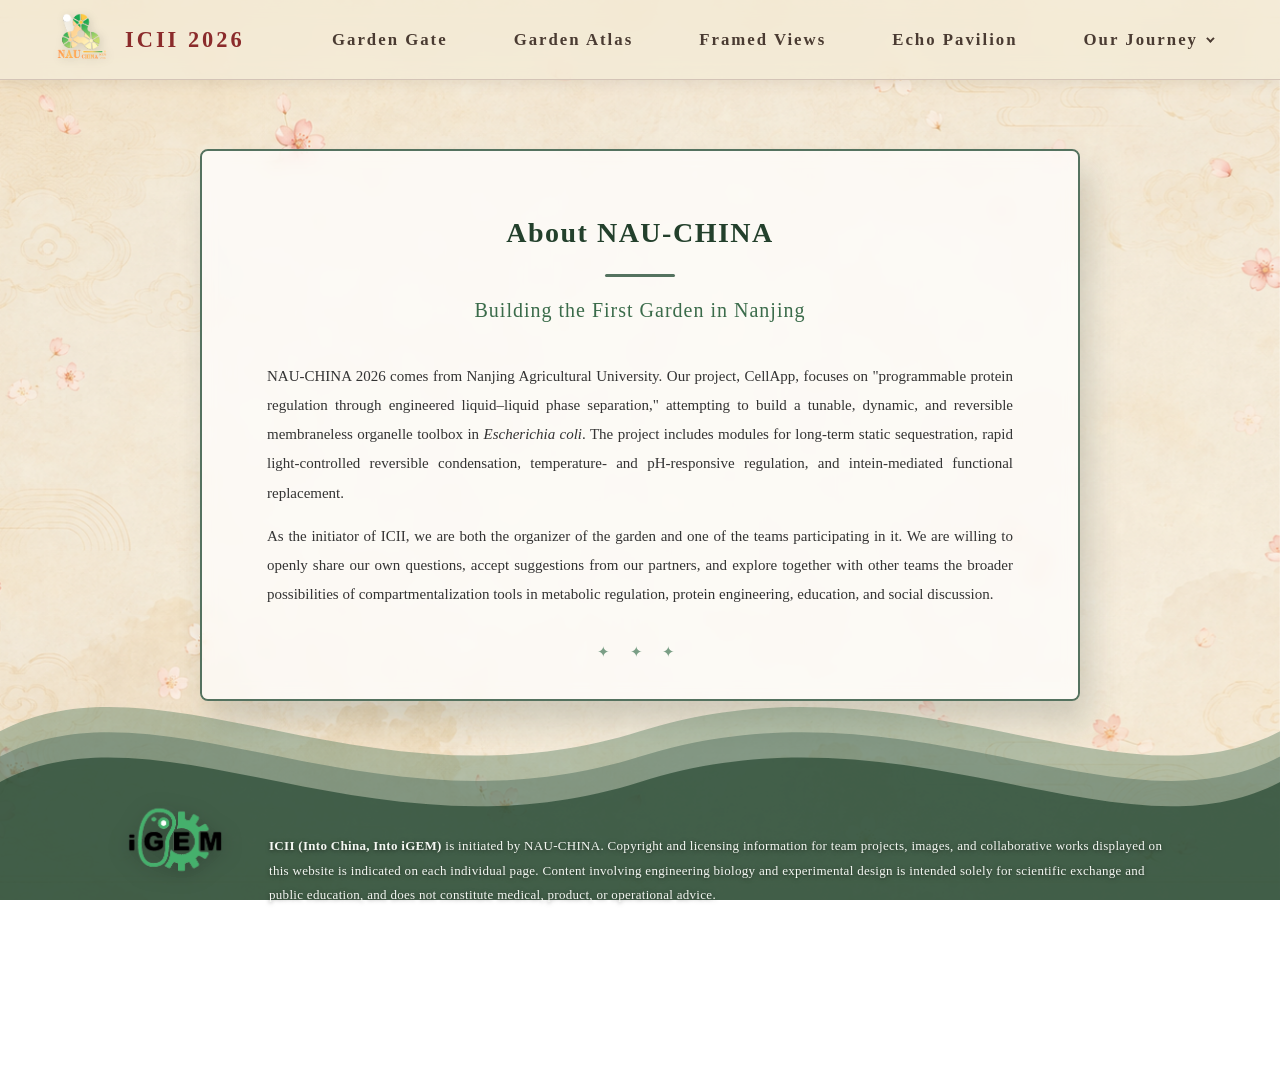
<file: our_journey2.html>
<!DOCTYPE html>
<html lang="en">

<head>
    <script src="https://cdnjs.cloudflare.com/ajax/libs/gsap/3.12.2/gsap.min.js"></script>
    <meta charset="UTF-8">
    <meta name="viewport" content="width=device-width, initial-scale=1.0">
    <title>About NAU-CHINA | ICII 2026</title>
    <style>
        * {
            margin: 0;
            padding: 0;
            box-sizing: border-box;
        }

        html,
        body {
            height: 120vh;
            min-width: 100vh;
            overflow: hidden;
            font-family: "Noto Serif SC", "Songti SC", "Georgia", "Times New Roman", serif;
        }

        .bg-container {
            position: fixed;
            inset: 0;
            z-index: -1;
        }

        .bg-layer {
            width: 100%;
            height: 100%;
            object-fit: cover;
            display: block;
        }

        body {
            display: flex;
            justify-content: center;
            align-items: center;
            padding: 50px 40px 340px 40px;
        }

        /* 统一导航栏样式 */
        .global-nav {
            position: fixed;
            top: 0;
            left: 0;
            width: 100vw;
            height: 80px;
            background: rgba(244, 236, 216, 0.85);
            backdrop-filter: blur(10px);
            border-bottom: 1px solid #d4c4b7;
            display: flex;
            align-items: center;
            justify-content: space-between;
            padding: 0 50px;
            box-sizing: border-box;
            z-index: 9999;
            box-shadow: 0 2px 15px rgba(0, 0, 0, 0.08);
            font-family: "Noto Serif SC", STSong, serif;
        }

        .nav-left {
            display: flex;
            align-items: center;
        }

        .logo-link {
            display: flex;
            align-items: center;
            text-decoration: none;
            gap: 15px;
            transition: transform 0.3s ease;
        }

        .logo-link:hover {
            transform: scale(1.02);
        }

        .nav-logo {
            height: 60px;
            width: auto;
            object-fit: contain;
            border-radius: 4px;
            filter: drop-shadow(2px 2px 4px rgba(0, 0, 0, 0.15));
        }

        .nav-brand {
            font-size: 1.4rem;
            font-weight: bold;
            color: #8b2b2b;
            letter-spacing: 3px;
        }

        .nav-right {
            display: flex;
            gap: 30px;
            align-items: center;
        }

        .nav-item {
            text-decoration: none;
            color: #4a3b32;
            font-size: 1.05rem;
            font-weight: bold;
            letter-spacing: 2px;
            transition: all 0.4s cubic-bezier(0.25, 0.8, 0.25, 1);
            padding: 8px 18px;
            border-radius: 6px;
        }

        .nav-item:hover {
            color: #f9f6ef;
            background-color: #a84b4b;
            transform: scale(1.05);
        }

        /* ================= 高阶下拉菜单样式 ================= */
        .dropdown {
            position: relative;
            display: flex;
            align-items: center;
            height: 100%;
        }

        .dropdown .nav-item {
            display: flex;
            align-items: center;
            gap: 8px;
        }

        /* 纯 CSS 绘制精美小箭头 */
        .dropdown-arrow {
            display: inline-block;
            width: 6px;
            height: 6px;
            border-right: 2px solid currentColor;
            border-bottom: 2px solid currentColor;
            transform: rotate(45deg) translateY(-2px);
            transition: transform 0.3s ease;
        }

        .dropdown:hover .dropdown-arrow {
            transform: rotate(225deg) translate(-2px, -2px);
        }

        .dropdown-content {
            visibility: hidden;
            opacity: 0;
            position: absolute;
            top: 60px;
            left: 50%;
            transform: translateX(-50%) translateY(10px);
            background-color: rgba(250, 246, 235, 0.95);
            min-width: 240px;
            box-shadow: 0px 15px 35px rgba(0, 0, 0, 0.12);
            z-index: 999;
            border-radius: 8px;
            border: 1px solid #d4c4b7;
            backdrop-filter: blur(12px);
            overflow: hidden;
            transition: all 0.3s cubic-bezier(0.25, 0.8, 0.25, 1);
        }

        .dropdown:hover .dropdown-content {
            visibility: visible;
            opacity: 1;
            transform: translateX(-50%) translateY(0);
        }

        .dropdown-content a {
            color: #4a3b32 !important;
            text-decoration: none !important;
            padding: 16px 20px;
            display: block;
            font-size: 0.95rem;
            font-weight: bold;
            text-align: center;
            transition: all 0.3s ease;
            border-bottom: 1px dashed rgba(212, 196, 183, 0.6);
        }

        .dropdown-content a:last-child {
            border-bottom: none;
        }

        .dropdown-content a:hover {
            background-color: #8b2b2b;
            color: #f9f6ef !important;
            letter-spacing: 0.5px;
        }

        /* [紧接原本的样式代码] */
        .paper {
            position: relative;
            width: 100%;
            max-width: 880px;
            max-height: 80%;
            overflow-y: auto;
            background: rgba(255, 255, 255, 0.72);
            backdrop-filter: blur(8px);
            border: 2px solid #54725f;
            border-radius: 8px;
            box-shadow: 10px 22px 32px rgba(38, 55, 43, 0.18);
            padding: 55px 65px;
            color: #2f4f3a;
            line-height: 1.95;
            font-size: 15px;
            scrollbar-width: thin;
            scrollbar-color: #7a9e85 transparent;
            margin-top: 60px;
        }

        .paper::-webkit-scrollbar {
            width: 6px;
        }

        .paper::-webkit-scrollbar-thumb {
            background: #7a9e85;
            border-radius: 10px;
        }

        .paper h1 {
            font-size: 28px;
            color: #23402c;
            letter-spacing: 1.5px;
            text-align: center;
            margin-bottom: 14px;
            position: relative;
            padding-bottom: 16px;
        }

        .paper h1::after {
            content: '';
            position: absolute;
            left: 50%;
            bottom: 0;
            transform: translateX(-50%);
            width: 70px;
            height: 3px;
            background: #54725f;
            border-radius: 2px;
        }

        .paper h2 {
            font-size: 20px;
            color: #3a6b4a;
            letter-spacing: 1px;
            text-align: center;
            margin-bottom: 32px;
            font-weight: normal;
        }

        .paper h3 {
            font-size: 17px;
            color: #23402c;
            letter-spacing: 0.5px;
            margin: 30px 0 10px;
            position: relative;
            padding-bottom: 10px;
        }

        .paper h3::after {
            content: '';
            position: absolute;
            left: 0;
            bottom: 0;
            width: 44px;
            height: 2px;
            background: #54725f;
            border-radius: 2px;
        }

        .paper p {
            margin-bottom: 14px;
            text-align: justify;
            color: #333;
        }

        .paper .divider {
            text-align: center;
            color: #7a9e85;
            margin: 28px 0;
            letter-spacing: 8px;
        }

        .paper .quote {
            text-align: center;
            font-style: italic;
            color: #3a6b4a;
            margin: 20px 0;
            letter-spacing: 0.5px;
            line-height: 2;
        }

        .paper .closing {
            text-align: center;
            font-weight: bold;
            color: #23402c;
            letter-spacing: 2px;
            margin-top: 26px;
        }

        .petal-layer {
            position: fixed;
            inset: 0;
            pointer-events: none;
            overflow: visible;
            z-index: 9999;
        }

        .petal {
            position: absolute;
            background: linear-gradient(135deg, #ffe3ec, #f7b8c8);
            border-radius: 100% 0 100% 0;
            pointer-events: none;
            opacity: 0;
        }

        @keyframes petal-fall {
            0% {
                opacity: 0;
                transform: translate(0, 0) rotate(0deg) scale(0.6);
            }

            10% {
                opacity: 1;
            }

            100% {
                opacity: 0;
                transform: translate(var(--dx), var(--dy)) rotate(var(--rot)) scale(1);
            }
        }

        .wave-footer {
            position: fixed;
            left: 0;
            right: 0;
            bottom: 0;
            height: 300px;
            z-index: 50;
            pointer-events: none;
        }

        .wave-footer .waves {
            position: absolute;
            left: 0;
            bottom: 0;
            width: 100%;
            height: 90%;
            overflow: hidden;
        }

        .wave-footer .wave {
            position: absolute;
            left: 0;
            bottom: 0;
            width: 200%;
            height: 100%;
            background-repeat: repeat-x;
            background-position: 0 bottom;
            background-size: 50% 100%;
        }

        .wave-footer .wave1 {
            background-image: url("data:image/svg+xml;utf8,<svg xmlns='http://www.w3.org/2000/svg' viewBox='0 0 1200 320' preserveAspectRatio='none'><path d='M0,120 C150,20 350,220 600,120 C850,20 1050,220 1200,120 L1200,320 L0,320 Z' fill='%233a6b4a' fill-opacity='0.35'/></svg>");
            animation: wave-move 18s linear infinite;
        }

        .wave-footer .wave2 {
            background-image: url("data:image/svg+xml;utf8,<svg xmlns='http://www.w3.org/2000/svg' viewBox='0 0 1200 320' preserveAspectRatio='none'><path d='M0,150 C150,50 350,250 600,150 C850,50 1050,250 1200,150 L1200,320 L0,320 Z' fill='%2354725f' fill-opacity='0.5'/></svg>");
            animation: wave-move 13s linear infinite;
            animation-direction: reverse;
        }

        .wave-footer .wave3 {
            background-image: url("data:image/svg+xml;utf8,<svg xmlns='http://www.w3.org/2000/svg' viewBox='0 0 1200 320' preserveAspectRatio='none'><path d='M0,180 C150,80 350,280 600,180 C850,80 1050,280 1200,180 L1200,320 L0,320 Z' fill='%232f4f3a' fill-opacity='0.78'/></svg>");
            animation: wave-move 9s linear infinite;
        }

        @keyframes wave-move {
            0% {
                transform: translateX(0);
            }

            100% {
                transform: translateX(-50%);
            }
        }

        .wave-footer .footer-content {
            position: absolute;
            left: 0;
            right: 0;
            bottom: -10px;
            height: 60%;
            display: flex;
            align-items: flex-end;
            justify-content: center;
            gap: 28px;
            padding: 0 0px 2px 0px;
            z-index: 2;
        }

        .wave-footer .footer-media {
            flex: 0 0 auto;
            width: 130px;
            height: 130px;
            display: flex;
            align-items: center;
            justify-content: center;
        }

        .wave-footer .footer-media img {
            max-width: 80%;
            max-height: 80%;
            display: block;
            filter: drop-shadow(0 4px 10px rgba(0, 0, 0, 0.25));
        }

        .wave-footer .footer-note {
            flex: 0 1 900px;
            color: #f4f7f2;
            font-size: 13px;
            line-height: 1.9;
            letter-spacing: 0.3px;
            text-shadow: 0 1px 4px rgba(0, 0, 0, 0.55);
            text-align: left;
        }

        /* ================= 全局导航栏移动端适配 ================= */
        .hamburger {
            display: none;
            flex-direction: column;
            gap: 6px;
            cursor: pointer;
            z-index: 10001;
            /* 确保按钮在最上层 */
        }

        .hamburger span {
            width: 28px;
            height: 3px;
            background-color: #8b2b2b;
            border-radius: 3px;
            transition: all 0.3s ease;
        }

        @media (max-width: 900px) {
            .global-nav {
                padding: 0 20px;
            }

            .hamburger {
                display: flex;
            }

            .nav-right {
                position: absolute;
                top: 80px;
                left: 0;
                width: 100vw;
                height: 0;
                overflow: hidden;
                flex-direction: column;
                background: rgba(250, 246, 235, 0.98);
                backdrop-filter: blur(15px);
                -webkit-backdrop-filter: blur(15px);
                gap: 0;
                transition: height 0.4s ease;
                box-shadow: 0 10px 15px rgba(0, 0, 0, 0.1);
                align-items: center;
            }

            /* 展开后的菜单 */
            .nav-right.is-active {
                height: 360px;
                padding: 10px 0;
            }

            .nav-item {
                width: 100%;
                text-align: center;
                padding: 15px 0;
                border-radius: 0;
            }

            .dropdown {
                width: 100%;
                flex-direction: column;
                height: auto;
            }

            .dropdown .nav-item {
                justify-content: center;
            }

            /* 移动端下拉菜单改为点击展开，非悬浮 */
            .dropdown-content {
                position: relative;
                top: 0;
                left: 0;
                transform: none;
                width: 100%;
                min-width: unset;
                box-shadow: none;
                border: none;
                background: rgba(139, 43, 43, 0.05);
                display: none;
                /* 默认隐藏 */
                opacity: 1;
                visibility: visible;
                border-radius: 0;
            }

            .dropdown-content.is-expanded {
                display: block;
            }

            .dropdown-content a {
                padding: 12px 20px;
                border-bottom: 1px solid rgba(212, 196, 183, 0.3);
            }

            /* 汉堡按钮变成叉号动画 */
            .hamburger.is-active span:nth-child(1) {
                transform: translateY(9px) rotate(45deg);
            }

            .hamburger.is-active span:nth-child(2) {
                opacity: 0;
            }

            .hamburger.is-active span:nth-child(3) {
                transform: translateY(-9px) rotate(-45deg);
            }
        }
    </style>
</head>

<body>

    <nav class="global-nav">
        <div class="nav-left">
            <a href="index.html" class="logo-link">
                <img src="images/纵向-亮色背景.png" alt="Team Logo" class="nav-logo">
                <span class="nav-brand">ICII 2026</span>
            </a>
        </div>
        <!-- 移动端汉堡菜单按钮 -->
        <div class="hamburger" id="hamburger">
            <span></span>
            <span></span>
            <span></span>
        </div>
        <div class="nav-right" id="nav-right">
            <a href="index.html" class="nav-item">Garden Gate</a>
            <a href="garden-atlas.html" class="nav-item">Garden Atlas</a>
            <a href="framed-views.html" class="nav-item">Framed Views</a>
            <a href="echo-pavilion.html" class="nav-item">Echo Pavilion</a>

            <div class="dropdown">
                <a href="#" class="nav-item mobile-dropdown-toggle">Our Journey <span class="dropdown-arrow"></span></a>
                <div class="dropdown-content">
                    <a href="our_journey.html">About the Garden</a>
                    <a href="our_journey2.html">About the Host Team</a>
                </div>
            </div>
        </div>
    </nav>

    <div class="bg-container">
        <img src="images/背景.png" alt="Background" class="bg-layer">
    </div>

    <div class="paper" id="paper">
        <h1>About NAU-CHINA</h1>
        <h2>Building the First Garden in Nanjing</h2>

        <p>
            NAU-CHINA 2026 comes from Nanjing Agricultural University. Our project, CellApp, focuses on "programmable
            protein regulation through engineered liquid–liquid phase separation," attempting to build a tunable,
            dynamic, and reversible membraneless organelle toolbox in <em>Escherichia coli</em>. The project includes
            modules for long-term static sequestration, rapid light-controlled reversible condensation, temperature- and
            pH-responsive regulation, and intein-mediated functional replacement.
        </p>

        <p>
            As the initiator of ICII, we are both the organizer of the garden and one of the teams participating in it.
            We are willing to openly share our own questions, accept suggestions from our partners, and explore together
            with other teams the broader possibilities of compartmentalization tools in metabolic regulation, protein
            engineering, education, and social discussion.
        </p>

        <div class="divider">✦ ✦ ✦</div>

        <h3>Closing: The Garden Gate Stays Open, the Story Is Not Yet Finished</h3>

        <p>
            From a Silk Road that crossed regions to a garden of condensation grown together by multiple teams, ICII has
            always believed that the boundaries of science should not become walls against communication, and that
            cultural differences need not be flattened. It is precisely different spaces, functions, and experiences
            that give the collaborative network its richer possibilities.
        </p>

        <p>
            May every team keep its own scenery here, and also see new distant places through the windows of others; may
            scattered ideas meet in questions, condense in discussion, and once again move out into the world after
            shared creation.
        </p>

        <p class="quote">
            One team, one scene; gathering and dispersing in order.<br>
            Bounded yet wall-less; coexisting and co-creating.
        </p>

        <p class="closing">—— NAU-CHINA 2026</p>
    </div>

    <div class="petal-layer" id="petalLayer"></div>

    <footer class="wave-footer">
        <div class="waves">
            <div class="wave wave1"></div>
            <div class="wave wave2"></div>
            <div class="wave wave3"></div>
        </div>
        <div class="footer-content">
            <div class="footer-media">
                <img src="images/igemlogo.png" alt="ICII illustration">
            </div>
            <div class="footer-note">
                <strong>ICII (Into China, Into iGEM)</strong> is initiated by NAU-CHINA. Copyright and licensing
                information for team projects, images, and collaborative works displayed on this website is indicated on
                each individual page. Content involving engineering biology and experimental design is intended solely
                for scientific exchange and public education, and does not constitute medical, product, or operational
                advice.
            </div>
        </div>
    </footer>

    <script>
        const petalLayer = document.getElementById('petalLayer');
        const paper = document.getElementById('paper');

        function spawnPetals(x, y, count = 10) {
            for (let i = 0; i < count; i++) {
                const petal = document.createElement('span');
                petal.className = 'petal';
                petal.style.left = (x + Math.random() * 40 - 20) + 'px';
                petal.style.top = (y - 6) + 'px';
                petal.style.setProperty('--dx', (Math.random() * 80 - 40) + 'px');
                petal.style.setProperty('--dy', (Math.random() * 100 + 120) + 'px');
                petal.style.setProperty('--rot', (Math.random() * 720 - 360) + 'deg');
                const w = Math.random() * 3 + 6;
                const h = w * 1.8;
                petal.style.width = w + 'px';
                petal.style.height = h + 'px';
                petal.style.animation = `petal-fall ${0.9 + Math.random() * 1}s ease-in ${Math.random() * 0.15}s forwards`;
                petalLayer.appendChild(petal);
                setTimeout(() => petal.remove(), 1800);
            }
        }

        let lastTime = 0;
        paper.addEventListener('mousemove', (e) => {
            const now = Date.now();
            if (now - lastTime < 260) return;
            lastTime = now;
            spawnPetals(e.clientX, e.clientY, 3);
        });

        /* ================= 移动端汉堡菜单交互 ================= */
        const hamburger = document.getElementById('hamburger');
        const navRight = document.getElementById('nav-right');
        const mobileDropdownToggle = document.querySelector('.mobile-dropdown-toggle');
        const dropdownContent = document.querySelector('.dropdown-content');

        if (hamburger) {
            hamburger.addEventListener('click', () => {
                hamburger.classList.toggle('is-active');
                navRight.classList.toggle('is-active');
            });
        }

        if (mobileDropdownToggle) {
            mobileDropdownToggle.addEventListener('click', (e) => {
                if (window.innerWidth <= 900) {
                    e.preventDefault(); // 移动端点击不跳转，而是展开子菜单
                    dropdownContent.classList.toggle('is-expanded');
                    const arrow = mobileDropdownToggle.querySelector('.dropdown-arrow');
                    if (dropdownContent.classList.contains('is-expanded')) {
                        arrow.style.transform = 'rotate(225deg) translate(-2px, -2px)';
                    } else {
                        arrow.style.transform = 'rotate(45deg) translateY(-2px)';
                    }
                }
            });
        }
    </script>
</body>

</html>
</file>
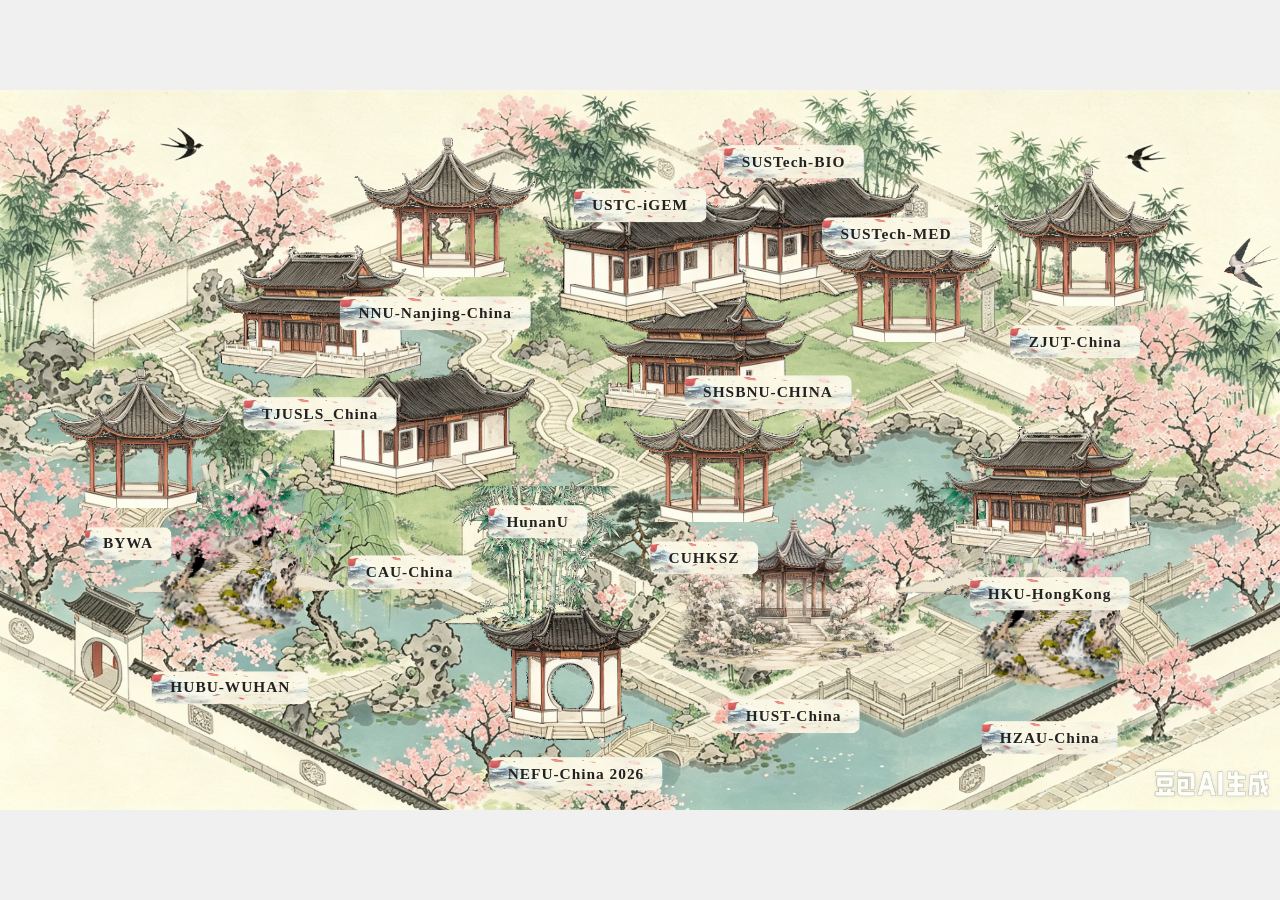
<file: tujian.html>
<!DOCTYPE html>
<html lang="en">

<head>
    <script src="https://cdnjs.cloudflare.com/ajax/libs/gsap/3.12.2/gsap.min.js"></script>
    <meta charset="UTF-8">
    <meta name="viewport" content="width=device-width, initial-scale=1.0">
    <title>Document</title>
    <style>
        * {
            margin: 0;
            padding: 0;
            box-sizing: border-box;
        }

        html,
        body {
            height: 100%;
            width: 100%;
            overflow: hidden;
        }

        .background {
            width: 100%;
            height: 100%;
            display: flex;
            justify-content: center;
            align-items: center;
            background-color: #f0f0f0;
            overflow: hidden;
        }

        .image-wrapper {
            position: relative;
            max-width: 100%;
            max-height: 100%;
        }

        .image-wrapper>img {
            max-width: 100%;
            max-height: 100%;
            width: auto;
            height: auto;
            display: block;
            object-fit: contain;
        }

        .menpai {
            position: absolute;
            padding: 0.5em 1.2em;
            background-image: url('./images/牌子横屏.webp');
            background-size: 100% 100%;
            background-repeat: no-repeat;
            background-position: center;
            color: #232121;
            font-size: 1.2vw;
            font-weight: bold;
            border-radius: 0.5em;
            letter-spacing: 1px;
            white-space: nowrap;
            z-index: 10;
            transform: translate(-50%, -50%);
            cursor: pointer;
            transition: transform 0.3s ease, box-shadow 0.3s ease, filter 0.3s ease;
        }

        .jingguan {
            position: absolute;
            height: 25%;
            z-index: 8;
            transform: translate(-50%, -100%);
            cursor: pointer;
            transition: transform 0.3s ease, filter 0.3s ease;
            filter: drop-shadow(0 0 0 transparent);
        }

        .jingguan img {
            height: 100%;
            width: auto;
            display: block;
            pointer-events: none;
        }

        .menpai.hovered {
            transform: translate(-50%, -50%) scale(1.15);
            box-shadow: 0 8px 20px rgba(0, 0, 0, 0.45);
            filter: brightness(1.1);
        }

        .jingguan.hovered {
            transform: translate(-50%, -100%) scale(1.15);
            filter: drop-shadow(0 8px 12px rgba(0, 0, 0, 0.45)) brightness(1.1);
        }

        .menpai-1 {
            top: 31%;
            left: 34%;
        }

        .menpai-2 {
            top: 42%;
            left: 60%;
        }

        .menpai-3 {
            top: 10%;
            left: 62%;
        }

        .menpai-4 {
            top: 20%;
            left: 70%;
        }

        .menpai-5 {
            top: 45%;
            left: 25%;
        }

        .menpai-6 {
            top: 16%;
            left: 50%;
        }

        .menpai-7 {
            top: 35%;
            left: 84%;
        }

        .menpai-8 {
            top: 63%;
            left: 10%;
        }

        .menpai-9 {
            top: 67%;
            left: 32%;
        }

        .menpai-10 {
            top: 65%;
            left: 55%;
        }

        .menpai-11 {
            top: 70%;
            left: 82%;
        }

        .menpai-12 {
            top: 83%;
            left: 18%;
        }

        .menpai-13 {
            top: 60%;
            left: 42%;
        }

        .menpai-14 {
            top: 87%;
            left: 62%;
        }

        .menpai-15 {
            top: 90%;
            left: 82%;
        }

        .menpai-16 {
            top: 95%;
            left: 45%;
        }

        .jingguan-1 {
            top: 26%;
            left: 34%;
        }

        .jingguan-2 {
            top: 46%;
            left: 55%;
        }

        .jingguan-3 {
            top: 35%;
            left: 62%;
        }

        .jingguan-4 {
            top: 35%;
            left: 70%;
        }

        .jingguan-5 {
            top: 40%;
            left: 25%;
        }

        .jingguan-6 {
            top: 38%;
            left: 50%;
        }

        .jingguan-7 {
            top: 30%;
            left: 84%;
        }

        .jingguan-8 {
            top: 58%;
            left: 10%;
        }

        .jingguan-9 {
            top: 62%;
            left: 32%;
        }

        .jingguan-10 {
            top: 60%;
            left: 55%;
        }

        .jingguan-11 {
            top: 65%;
            left: 82%;
        }

        .jingguan-12 {
            top: 78%;
            left: 18%;
        }

        .jingguan-13 {
            top: 80%;
            left: 42%;
        }

        .jingguan-14 {
            top: 82%;
            left: 62%;
        }

        .jingguan-15 {
            top: 85%;
            left: 82%;
        }

        .jingguan-16 {
            top: 96%;
            left: 45%;
        }

        .zhuzi1,
        .zhuzi2 {
            position: absolute;
            height: 35%;
            z-index: 5;
            transform-origin: bottom center;
            animation: sway 3s ease-in-out infinite;
            pointer-events: none;
        }

        .zhuzi1 img,
        .zhuzi2 img {
            height: 100%;
            width: auto;
            display: block;
        }

        .zhuzi1 {
            top: 50%;
            left: 10%;
        }

        .zhuzi2 {
            top: 50%;
            left: 70%;
            animation-delay: 0.5s;
        }

        .yanzi {
            position: absolute;
            top: 20%;
            right: 0;
            height: 8%;
            z-index: 6;
            animation: fly 20s linear infinite;
            pointer-events: none;
        }

        .yanzi img {
            height: 100%;
            width: auto;
            display: block;
        }

        @keyframes sway {
            0% {
                transform: translate(-50%, -50%) rotate(-5deg);
            }

            50% {
                transform: translate(-50%, -50%) rotate(5deg);
            }

            100% {
                transform: translate(-50%, -50%) rotate(-5deg);
            }
        }

        @keyframes fly {
            0% {
                right: -15%;
                top: 20%;
                transform: scale(0.9);
            }

            10% {
                top: 1%;
            }

            20% {
                top: 1%;
                transform: scale(1);
            }

            30% {
                top: 10%;
            }

            40% {
                top: 24%;
                transform: scale(0.95);
            }

            50% {
                top: 1%;
            }

            60% {
                top: 2%;
                transform: scale(1.05);
            }

            70% {
                top: 2%;
            }

            80% {
                top: 12%;
                transform: scale(0.9);
            }

            90% {
                top: 16%;
            }

            100% {
                right: 100%;
                top: 16%;
                transform: scale(0.9);
            }
        }
    </style>
</head>

<body>
    <div class="background">
        <div class="image-wrapper">
            <img src="./images/image.png" alt="">

            <div class="jingguan jingguan-1" data-href="https://example.com/team-1"><img src="./images/t1.png" alt="">
            </div>
            <div class="menpai menpai-1" data-href="https://example.com/team-1">NNU-Nanjing-China</div>

            <div class="jingguan jingguan-2" data-href="https://example.com/team-2"><img src="./images/t2.png" alt="">
            </div>
            <div class="menpai menpai-2" data-href="https://example.com/team-2">SHSBNU-CHINA</div>

            <div class="jingguan jingguan-3" data-href="https://example.com/team-3"><img src="./images/t3.png" alt="">
            </div>
            <div class="menpai menpai-3" data-href="https://example.com/team-3">SUSTech-BIO</div>

            <div class="jingguan jingguan-4" data-href="https://example.com/team-4"><img src="./images/t1.png" alt="">
            </div>
            <div class="menpai menpai-4" data-href="https://example.com/team-4">SUSTech-MED</div>

            <div class="jingguan jingguan-5" data-href="https://example.com/team-5"><img src="./images/t2.png" alt="">
            </div>
            <div class="menpai menpai-5" data-href="https://example.com/team-5">TJUSLS_China</div>

            <div class="jingguan jingguan-6" data-href="https://example.com/team-6"><img src="./images/t3.png" alt="">
            </div>
            <div class="menpai menpai-6" data-href="https://example.com/team-6">USTC-iGEM</div>

            <div class="jingguan jingguan-7" data-href="https://example.com/team-7"><img src="./images/t1.png" alt="">
            </div>
            <div class="menpai menpai-7" data-href="https://example.com/team-7">ZJUT-China</div>

            <div class="jingguan jingguan-8" data-href="https://example.com/team-8"><img src="./images/t1.png" alt="">
            </div>
            <div class="menpai menpai-8" data-href="https://example.com/team-8">BYWA</div>

            <div class="jingguan jingguan-9" data-href="https://example.com/team-9"><img src="./images/t3.png" alt="">
            </div>
            <div class="menpai menpai-9" data-href="https://example.com/team-9">CAU-China</div>

            <div class="jingguan jingguan-10" data-href="https://example.com/team-10"><img src="./images/t1.png" alt="">
            </div>
            <div class="menpai menpai-10" data-href="https://example.com/team-10">CUHKSZ</div>

            <div class="jingguan jingguan-11" data-href="https://example.com/team-11"><img src="./images/t2.png" alt="">
            </div>
            <div class="menpai menpai-11" data-href="https://example.com/team-11">HKU-HongKong</div>

            <div class="jingguan jingguan-12" data-href="https://example.com/team-12"><img src="./images/小径.png" alt="">
            </div>
            <div class="menpai menpai-12" data-href="https://example.com/team-12">HUBU-WUHAN</div>

            <div class="jingguan jingguan-13" data-href="https://example.com/team-13"><img src="./images/竹2.png" alt="">
            </div>
            <div class="menpai menpai-13" data-href="https://example.com/team-13">HunanU</div>

            <div class="jingguan jingguan-14" data-href="https://example.com/team-14"><img src="./images/亭.png" alt="">
            </div>
            <div class="menpai menpai-14" data-href="https://example.com/team-14">HUST-China</div>

            <div class="jingguan jingguan-15" data-href="https://example.com/team-15"><img src="./images/小径.png" alt="">
            </div>
            <div class="menpai menpai-15" data-href="https://example.com/team-15">HZAU-China</div>

            <div class="jingguan jingguan-16" data-href="https://example.com/team-16"><img src="./images/t4.png" alt="">
            </div>
            <div class="menpai menpai-16" data-href="https://example.com/team-16">NEFU-China 2026</div>

            <div class="zhuzi1">
                <img src="./images/竹.png" alt="">
            </div>
            <div class="zhuzi2">
                <img src="./images/竹.png" alt="">
            </div>

            <div class="yanzi">
                <img src="./images/燕子.png" alt="">
            </div>
        </div>
    </div>

    <script>
        document.querySelectorAll('[data-href]').forEach(el => {
            el.addEventListener('click', () => {
                window.location.href = el.dataset.href;
            });
        });

        for (let i = 1; i <= 16; i++) {
            const jg = document.querySelector('.jingguan-' + i);
            const mp = document.querySelector('.menpai-' + i);
            if (!jg || !mp) continue;

            const on = () => {
                jg.classList.add('hovered');
                mp.classList.add('hovered');
            };
            const off = () => {
                jg.classList.remove('hovered');
                mp.classList.remove('hovered');
            };

            [jg, mp].forEach(el => {
                el.addEventListener('mouseenter', on);
                el.addEventListener('mouseleave', off);
            });
        }

        /* ================= 移动端汉堡菜单交互 ================= */
        const hamburger = document.getElementById('hamburger');
        const navRight = document.getElementById('nav-right');
        const mobileDropdownToggle = document.querySelector('.mobile-dropdown-toggle');
        const dropdownContent = document.querySelector('.dropdown-content');

        if (hamburger) {
            hamburger.addEventListener('click', () => {
                hamburger.classList.toggle('is-active');
                navRight.classList.toggle('is-active');
            });
        }

        if (mobileDropdownToggle) {
            mobileDropdownToggle.addEventListener('click', (e) => {
                if (window.innerWidth <= 900) {
                    e.preventDefault(); // 移动端点击不跳转，而是展开子菜单
                    dropdownContent.classList.toggle('is-expanded');
                    const arrow = mobileDropdownToggle.querySelector('.dropdown-arrow');
                    if (dropdownContent.classList.contains('is-expanded')) {
                        arrow.style.transform = 'rotate(225deg) translate(-2px, -2px)';
                    } else {
                        arrow.style.transform = 'rotate(45deg) translateY(-2px)';
                    }
                }
            });
        }
    </script>
</body>

</html>
</file>
